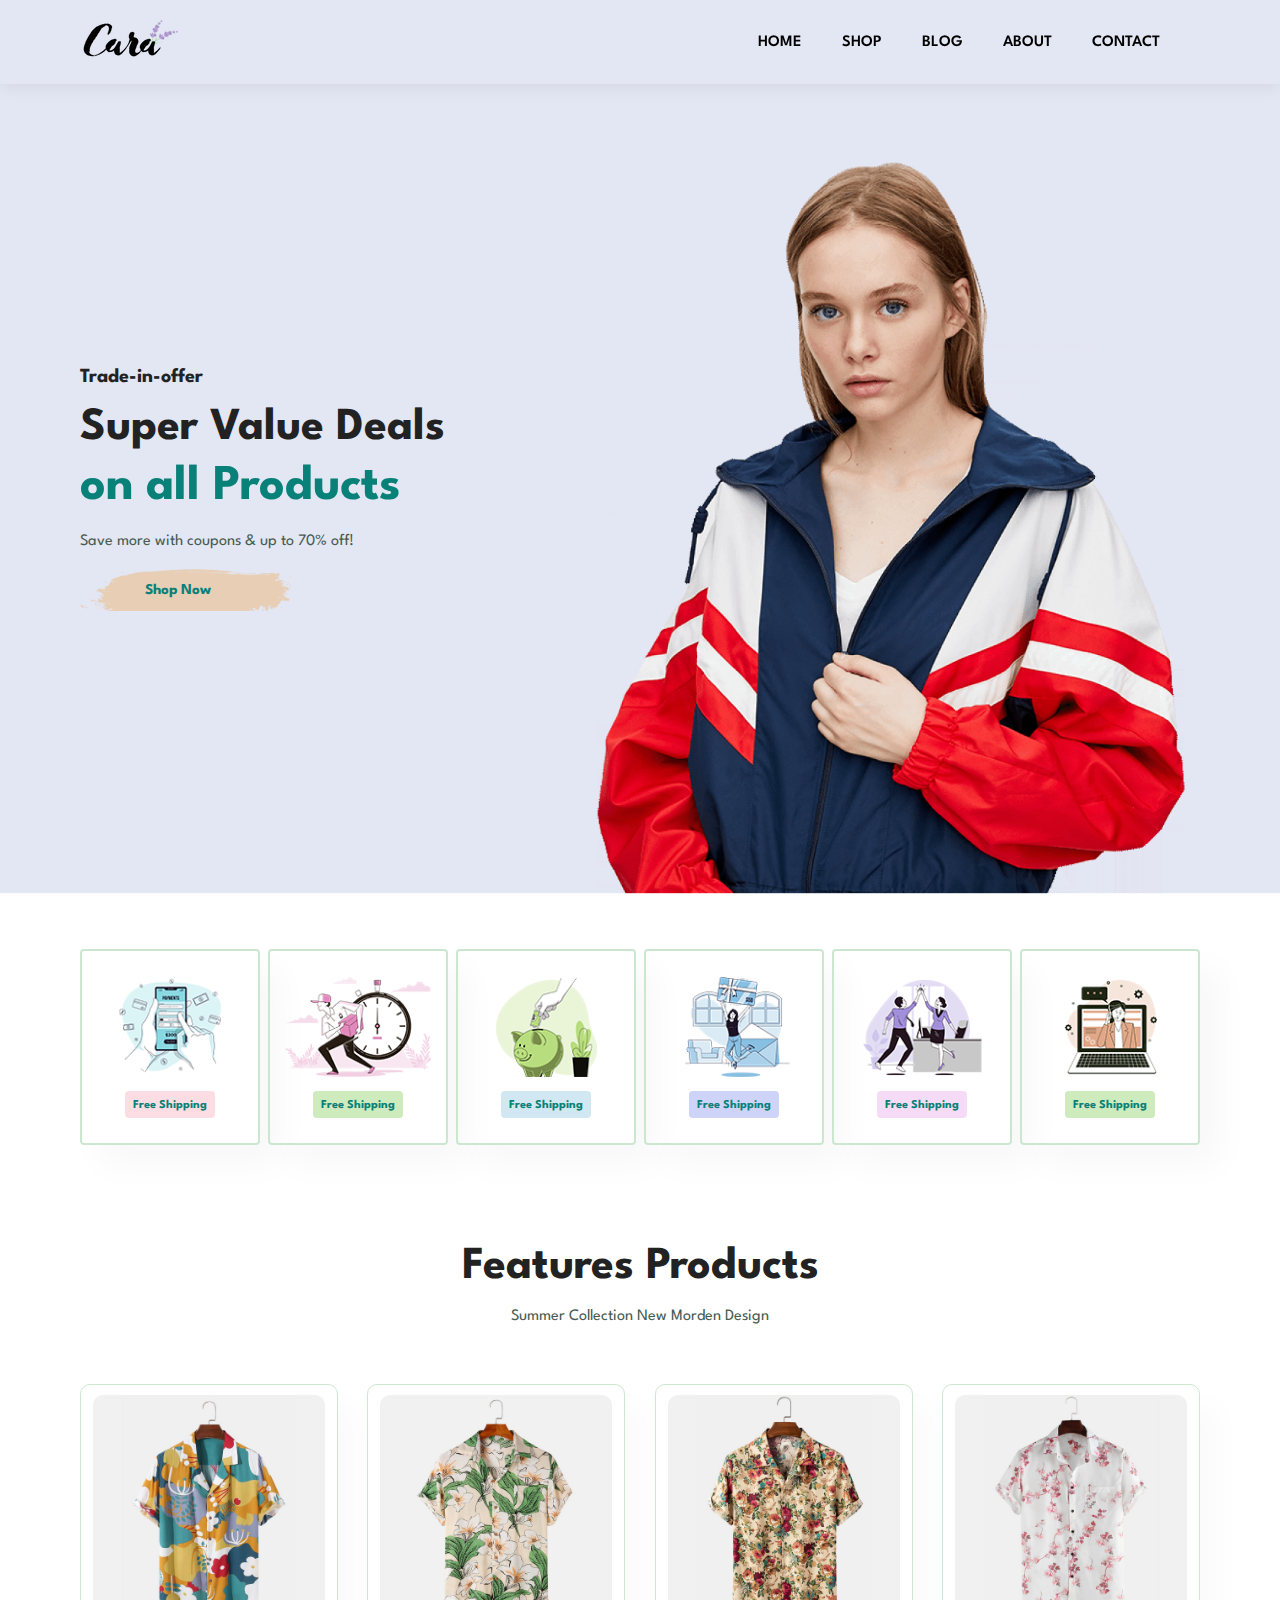
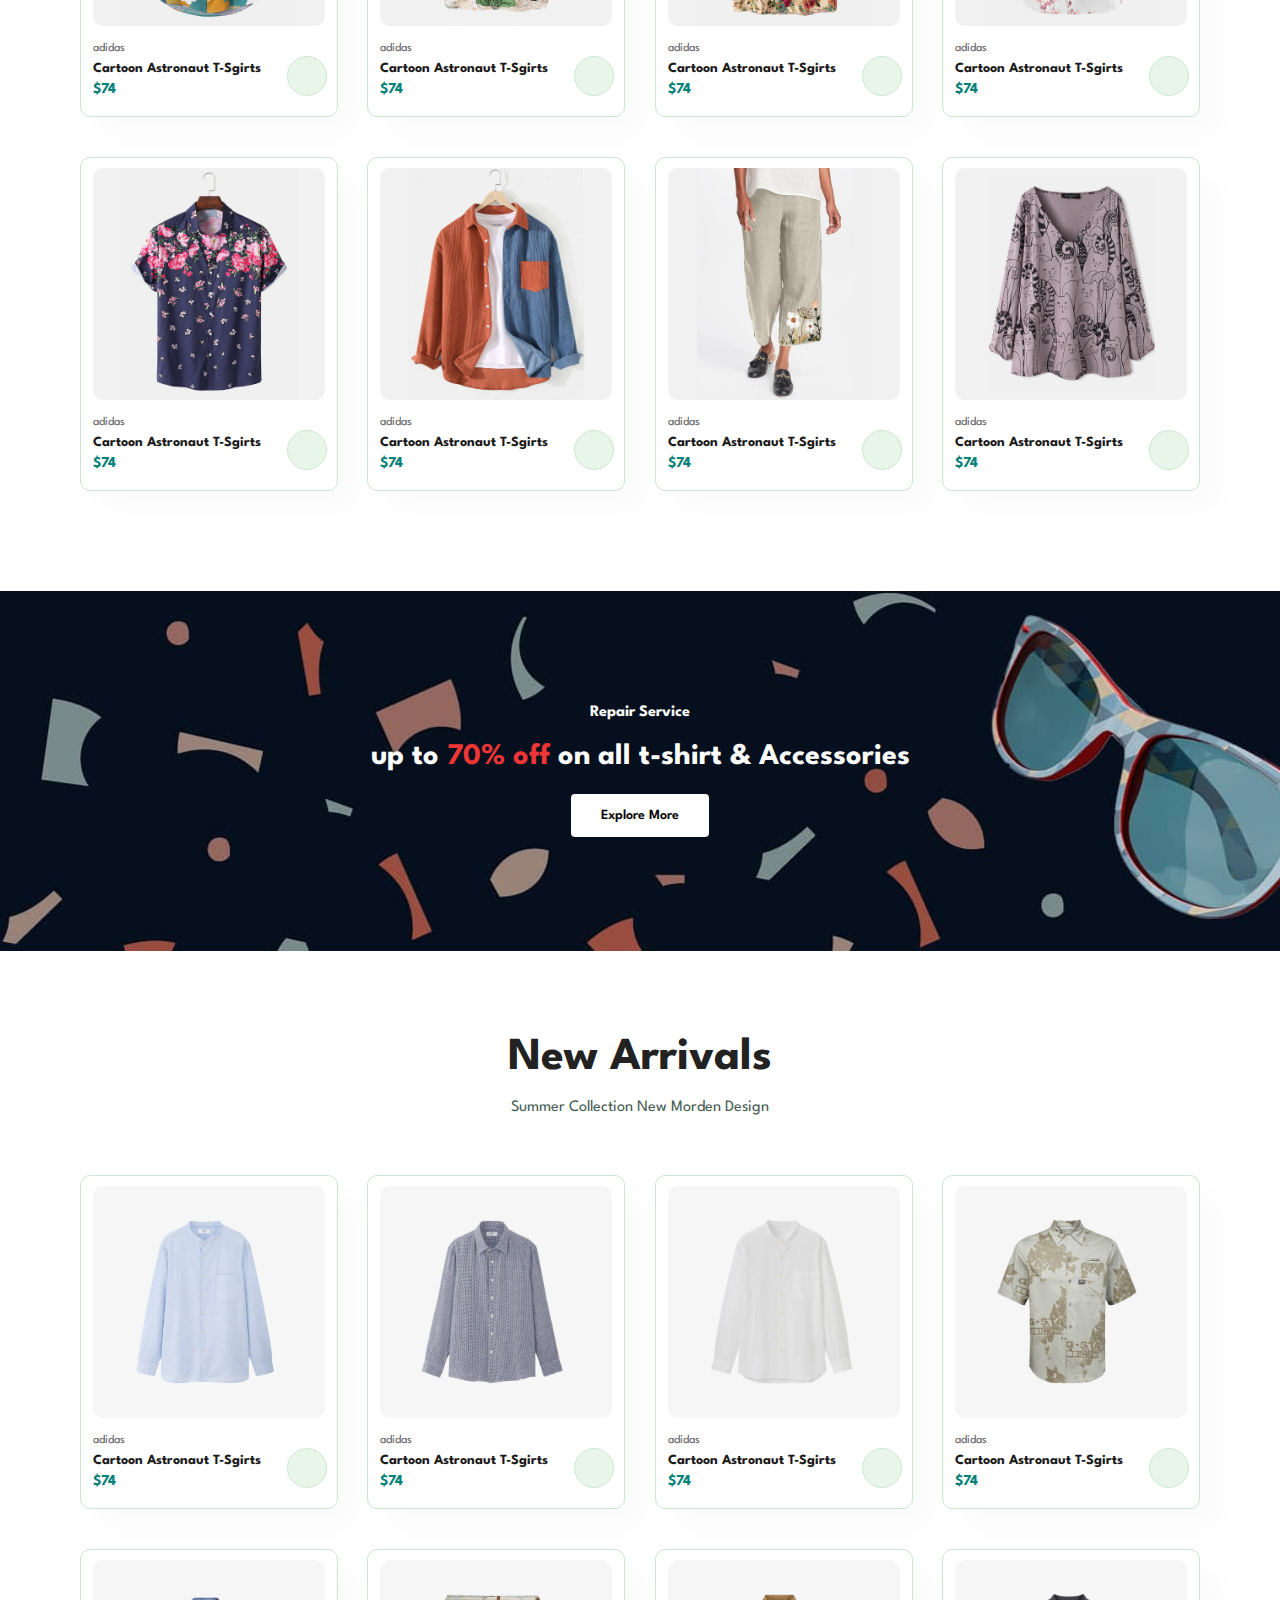
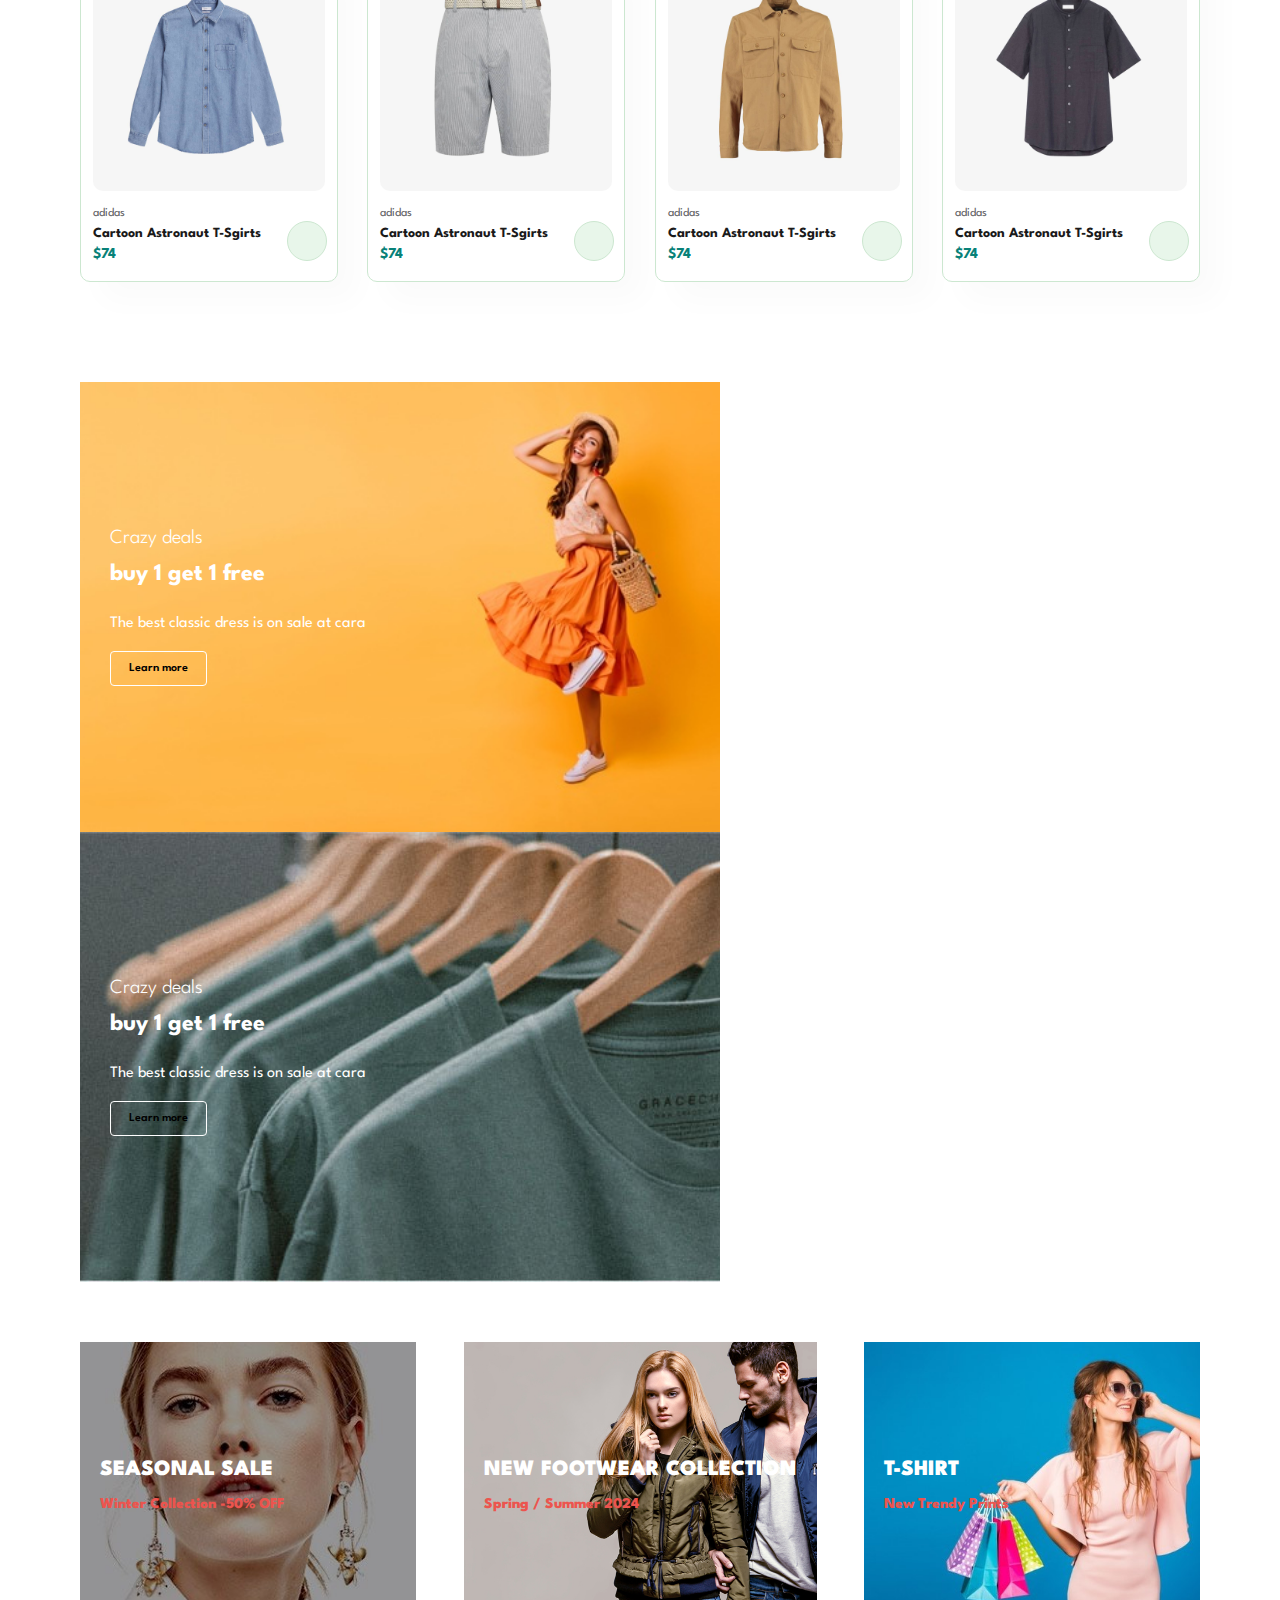
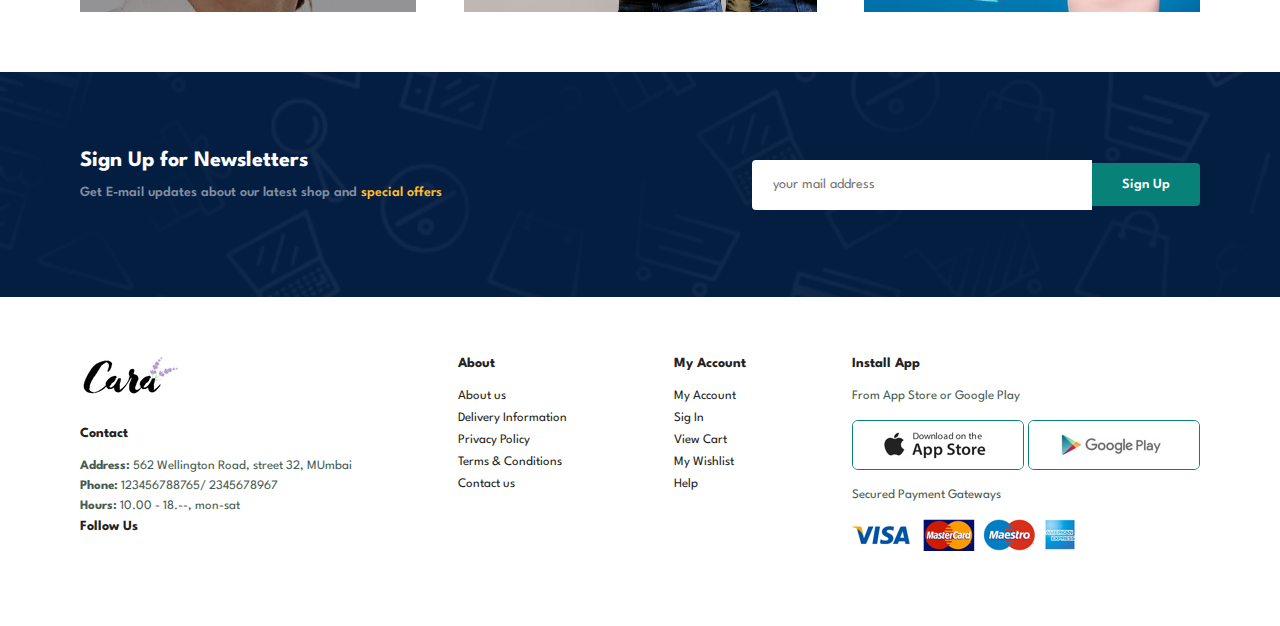
<file: Website-project/index.html>
<!DOCTYPE html>
<html lang="en">
  <head>
    <meta charset="UTF-8" />
    <meta name="viewport" content="width=device-width, initial-scale=1.0" />
    <title>Ecommerce Website</title>
    <link rel="stylesheet" href="./style.css" />
    <link
      rel="stylesheet"
      href="https://cdnjs.cloudflare.com/ajax/libs/font-awesome/6.5.2/css/all.min.css"
      integrity="sha512-SnH5WK+bZxgPHs44uWIX+LLJAJ9/2PkPKZ5QiAj6Ta86w+fsb2TkcmfRyVX3pBnMFcV7oQPJkl9QevSCWr3W6A=="
      crossorigin="anonymous"
      referrerpolicy="no-referrer"
    />
  </head>
  <body>
    <section id="header">
      <a href="#"><img src="./img/logo.png" alt="" /></a>
      <div>
        <ul id="navbar">
          <li><a class="active" href="index.html">Home</a></li>
          <li><a href="shop.html">Shop</a></li>
          <li><a href="blog.html">Blog</a></li>
          <li><a href="about.html">About</a></li>
          <li><a href="contact.html">Contact</a></li>
          <li id="sm-screen">
            <a href="cart.html"><i class="fa-solid fa-bag-shopping"></i></a>
          </li>
          <a href="#" id="close"><i class="fa-solid fa-xmark"></i></a>
        </ul>
      </div>
      <div id="mobile">
        <a href="cart.html"><i class="fa-solid fa-bag-shopping"></i></a>
        <i id="bar" class="fas fa-outdent"></i>
      </div>
    </section>
    <!-- start hero section  -->
    <section id="hero">
      <h4>Trade-in-offer</h4>
      <h2>Super Value Deals</h2>
      <h1>on all Products</h1>
      <p>Save more with coupons & up to 70% off!</p>
      <button>Shop Now</button>
    </section>
    <!-- end hero section  -->
    <!-- start features section  -->
    <section id="features" class="section-p1">
      <div class="fe-box">
        <img src="img/features/f1.png" alt="image1" />
        <h6>Free Shipping</h6>
      </div>
      <div class="fe-box">
        <img src="img/features/f2.png" alt="image1" />
        <h6>Free Shipping</h6>
      </div>
      <div class="fe-box">
        <img src="img/features/f3.png" alt="image1" />
        <h6>Free Shipping</h6>
      </div>
      <div class="fe-box">
        <img src="img/features/f4.png" alt="image1" />
        <h6>Free Shipping</h6>
      </div>
      <div class="fe-box">
        <img src="img/features/f5.png" alt="image1" />
        <h6>Free Shipping</h6>
      </div>
      <div class="fe-box">
        <img src="img/features/f6.png" alt="image1" />
        <h6>Free Shipping</h6>
      </div>
    </section>
    <!-- end features section  -->
    <!-- product section start  -->
    <section id="products" class="section-m1">
      <h2>Features Products</h2>
      <p>Summer Collection New Morden Design</p>
      <div class="pro-container">
        <div class="pro">
          <img src="./img/products/f1.jpg" alt="t-shirt1" />
          <div class="des">
            <span>adidas</span>
            <h5>Cartoon Astronaut T-Sgirts</h5>
            <div class="star">
              <i class="fa-solid fa-star"></i>
              <i class="fa-solid fa-star"></i>
              <i class="fa-solid fa-star"></i>
              <i class="fa-solid fa-star"></i>
              <i class="fa-solid fa-star"></i>
            </div>
            <h4>$74</h4>
          </div>
          <a href="#"><i class="fa-solid fa-cart-shopping card"></i></a>
        </div>
        <div class="pro">
          <img src="./img/products/f2.jpg" alt="t-shirt1" />
          <div class="des">
            <span>adidas</span>
            <h5>Cartoon Astronaut T-Sgirts</h5>
            <div class="star">
              <i class="fa-solid fa-star"></i>
              <i class="fa-solid fa-star"></i>
              <i class="fa-solid fa-star"></i>
              <i class="fa-solid fa-star"></i>
              <i class="fa-solid fa-star"></i>
            </div>
            <h4>$74</h4>
          </div>
          <a href="#"><i class="fa-solid fa-cart-shopping card"></i></a>
        </div>
        <div class="pro">
          <img src="./img/products/f3.jpg" alt="t-shirt1" />
          <div class="des">
            <span>adidas</span>
            <h5>Cartoon Astronaut T-Sgirts</h5>
            <div class="star">
              <i class="fa-solid fa-star"></i>
              <i class="fa-solid fa-star"></i>
              <i class="fa-solid fa-star"></i>
              <i class="fa-solid fa-star"></i>
              <i class="fa-solid fa-star"></i>
            </div>
            <h4>$74</h4>
          </div>
          <a href="#"><i class="fa-solid fa-cart-shopping card"></i></a>
        </div>
        <div class="pro">
          <img src="./img/products/f4.jpg" alt="t-shirt1" />
          <div class="des">
            <span>adidas</span>
            <h5>Cartoon Astronaut T-Sgirts</h5>
            <div class="star">
              <i class="fa-solid fa-star"></i>
              <i class="fa-solid fa-star"></i>
              <i class="fa-solid fa-star"></i>
              <i class="fa-solid fa-star"></i>
              <i class="fa-solid fa-star"></i>
            </div>
            <h4>$74</h4>
          </div>
          <a href="#"><i class="fa-solid fa-cart-shopping card"></i></a>
        </div>
        <div class="pro">
          <img src="./img/products/f5.jpg" alt="t-shirt1" />
          <div class="des">
            <span>adidas</span>
            <h5>Cartoon Astronaut T-Sgirts</h5>
            <div class="star">
              <i class="fa-solid fa-star"></i>
              <i class="fa-solid fa-star"></i>
              <i class="fa-solid fa-star"></i>
              <i class="fa-solid fa-star"></i>
              <i class="fa-solid fa-star"></i>
            </div>
            <h4>$74</h4>
          </div>
          <a href="#"><i class="fa-solid fa-cart-shopping card"></i></a>
        </div>
        <div class="pro">
          <img src="./img/products/f6.jpg" alt="t-shirt1" />
          <div class="des">
            <span>adidas</span>
            <h5>Cartoon Astronaut T-Sgirts</h5>
            <div class="star">
              <i class="fa-solid fa-star"></i>
              <i class="fa-solid fa-star"></i>
              <i class="fa-solid fa-star"></i>
              <i class="fa-solid fa-star"></i>
              <i class="fa-solid fa-star"></i>
            </div>
            <h4>$74</h4>
          </div>
          <a href="#"><i class="fa-solid fa-cart-shopping card"></i></a>
        </div>
        <div class="pro">
          <img src="./img/products/f7.jpg" alt="t-shirt1" />
          <div class="des">
            <span>adidas</span>
            <h5>Cartoon Astronaut T-Sgirts</h5>
            <div class="star">
              <i class="fa-solid fa-star"></i>
              <i class="fa-solid fa-star"></i>
              <i class="fa-solid fa-star"></i>
              <i class="fa-solid fa-star"></i>
              <i class="fa-solid fa-star"></i>
            </div>
            <h4>$74</h4>
          </div>
          <a href="#"><i class="fa-solid fa-cart-shopping card"></i></a>
        </div>
        <div class="pro">
          <img src="./img/products/f8.jpg" alt="t-shirt1" />
          <div class="des">
            <span>adidas</span>
            <h5>Cartoon Astronaut T-Sgirts</h5>
            <div class="star">
              <i class="fa-solid fa-star"></i>
              <i class="fa-solid fa-star"></i>
              <i class="fa-solid fa-star"></i>
              <i class="fa-solid fa-star"></i>
              <i class="fa-solid fa-star"></i>
            </div>
            <h4>$74</h4>
          </div>
          <a href="#"><i class="fa-solid fa-cart-shopping card"></i></a>
        </div>
      </div>
    </section>
    <!-- products section end  -->
    <!-- start banner section  -->
    <section id="banner" class="section-b1">
      <h4>Repair Service</h4>
      <h2>up to <span>70% off</span> on all t-shirt & Accessories</h2>
      <button class="normal">Explore More</button>
    </section>
    <!-- end banner section  -->
    <!-- second product section start  -->
    <section id="products" class="section-m1">
      <h2>New Arrivals</h2>
      <p>Summer Collection New Morden Design</p>
      <div class="pro-container">
        <div class="pro">
          <img src="./img/products/n1.jpg" alt="t-shirt1" />
          <div class="des">
            <span>adidas</span>
            <h5>Cartoon Astronaut T-Sgirts</h5>
            <div class="star">
              <i class="fa-solid fa-star"></i>
              <i class="fa-solid fa-star"></i>
              <i class="fa-solid fa-star"></i>
              <i class="fa-solid fa-star"></i>
              <i class="fa-solid fa-star"></i>
            </div>
            <h4>$74</h4>
          </div>
          <a href="#"><i class="fa-solid fa-cart-shopping card"></i></a>
        </div>
        <div class="pro">
          <img src="./img/products/n2.jpg" alt="t-shirt1" />
          <div class="des">
            <span>adidas</span>
            <h5>Cartoon Astronaut T-Sgirts</h5>
            <div class="star">
              <i class="fa-solid fa-star"></i>
              <i class="fa-solid fa-star"></i>
              <i class="fa-solid fa-star"></i>
              <i class="fa-solid fa-star"></i>
              <i class="fa-solid fa-star"></i>
            </div>
            <h4>$74</h4>
          </div>
          <a href="#"><i class="fa-solid fa-cart-shopping card"></i></a>
        </div>
        <div class="pro">
          <img src="./img/products/n3.jpg" alt="t-shirt1" />
          <div class="des">
            <span>adidas</span>
            <h5>Cartoon Astronaut T-Sgirts</h5>
            <div class="star">
              <i class="fa-solid fa-star"></i>
              <i class="fa-solid fa-star"></i>
              <i class="fa-solid fa-star"></i>
              <i class="fa-solid fa-star"></i>
              <i class="fa-solid fa-star"></i>
            </div>
            <h4>$74</h4>
          </div>
          <a href="#"><i class="fa-solid fa-cart-shopping card"></i></a>
        </div>
        <div class="pro">
          <img src="./img/products/n4.jpg" alt="t-shirt1" />
          <div class="des">
            <span>adidas</span>
            <h5>Cartoon Astronaut T-Sgirts</h5>
            <div class="star">
              <i class="fa-solid fa-star"></i>
              <i class="fa-solid fa-star"></i>
              <i class="fa-solid fa-star"></i>
              <i class="fa-solid fa-star"></i>
              <i class="fa-solid fa-star"></i>
            </div>
            <h4>$74</h4>
          </div>
          <a href="#"><i class="fa-solid fa-cart-shopping card"></i></a>
        </div>
        <div class="pro">
          <img src="./img/products/n5.jpg" alt="t-shirt1" />
          <div class="des">
            <span>adidas</span>
            <h5>Cartoon Astronaut T-Sgirts</h5>
            <div class="star">
              <i class="fa-solid fa-star"></i>
              <i class="fa-solid fa-star"></i>
              <i class="fa-solid fa-star"></i>
              <i class="fa-solid fa-star"></i>
              <i class="fa-solid fa-star"></i>
            </div>
            <h4>$74</h4>
          </div>
          <a href="#"><i class="fa-solid fa-cart-shopping card"></i></a>
        </div>
        <div class="pro">
          <img src="./img/products/n6.jpg" alt="t-shirt1" />
          <div class="des">
            <span>adidas</span>
            <h5>Cartoon Astronaut T-Sgirts</h5>
            <div class="star">
              <i class="fa-solid fa-star"></i>
              <i class="fa-solid fa-star"></i>
              <i class="fa-solid fa-star"></i>
              <i class="fa-solid fa-star"></i>
              <i class="fa-solid fa-star"></i>
            </div>
            <h4>$74</h4>
          </div>
          <a href="#"><i class="fa-solid fa-cart-shopping card"></i></a>
        </div>
        <div class="pro">
          <img src="./img/products/n7.jpg" alt="t-shirt1" />
          <div class="des">
            <span>adidas</span>
            <h5>Cartoon Astronaut T-Sgirts</h5>
            <div class="star">
              <i class="fa-solid fa-star"></i>
              <i class="fa-solid fa-star"></i>
              <i class="fa-solid fa-star"></i>
              <i class="fa-solid fa-star"></i>
              <i class="fa-solid fa-star"></i>
            </div>
            <h4>$74</h4>
          </div>
          <a href="#"><i class="fa-solid fa-cart-shopping card"></i></a>
        </div>
        <div class="pro">
          <img src="./img/products/n8.jpg" alt="t-shirt1" />
          <div class="des">
            <span>adidas</span>
            <h5>Cartoon Astronaut T-Sgirts</h5>
            <div class="star">
              <i class="fa-solid fa-star"></i>
              <i class="fa-solid fa-star"></i>
              <i class="fa-solid fa-star"></i>
              <i class="fa-solid fa-star"></i>
              <i class="fa-solid fa-star"></i>
            </div>
            <h4>$74</h4>
          </div>
          <a href="#"><i class="fa-solid fa-cart-shopping card"></i></a>
        </div>
      </div>
    </section>
    <!-- second product section end  -->
    <!-- start banner 2  -->
    <section id="sm-banner" class="section-m1">
      <div class="box-banner">
        <h4>Crazy deals</h4>
        <h2>buy 1 get 1 free</h2>
        <span>The best classic dress is on sale at cara</span>
        <button class="white">Learn more</button>
      </div>
      <div class="box-banner box-banner2">
        <h4>Crazy deals</h4>
        <h2>buy 1 get 1 free</h2>
        <span>The best classic dress is on sale at cara</span>
        <button class="white">Learn more</button>
      </div>
    </section>
    <!-- end banner 2 -->
    <!-- start banner 3 -->
    <section id="banner-3" class="section-b3">
      <div class="box-banner">
        <h2>SEASONAL SALE</h2>
        <h3>Winter Collection -50% OFF</h3>
      </div>
      <div class="box-banner banner-box2">
        <h2>NEW FOOTWEAR COLLECTION</h2>
        <h3>Spring / Summer 2024</h3>
      </div>
      <div class="box-banner banner-box3">
        <h2>T-SHIRT</h2>
        <h3>New Trendy Prints</h3>
      </div>
    </section>
    <!-- end banner 3  -->
    <!-- start newsletters section  -->
    <section id="newletter" class="sec-newletter">
      <div class="newtext">
        <h4>Sign Up for Newsletters</h4>
        <p>
          Get E-mail updates about our latest shop and
          <span>special offers</span>
        </p>
      </div>
      <div class="form">
        <input type="text" placeholder="your mail address" />
        <button class="normal">Sign Up</button>
      </div>
    </section>
    <!-- end newsletters section  -->
    <!-- start footer section  -->
    <footer class="section-p1">
      <div class="col">
        <img class="logo" src="./img/logo.png" alt="logo2" />
        <h4>Contact</h4>
        <p><strong>Address: </strong>562 Wellington Road, street 32, MUmbai</p>
        <p><strong>Phone: </strong>123456788765/ 2345678967</p>
        <p><strong>Hours: </strong>10.00 - 18.--, mon-sat</p>
        <div class="follow">
          <h4>Follow Us</h4>
          <div class="icon">
            <i class="fa-brands fa-facebook"></i>
            <i class="fa-brands fa-instagram"></i>
            <i class="fa-brands fa-twitter"></i>
            <i class="fa-brands fa-youtube"></i>
            <i class="fa-brands fa-pinterest"></i>
          </div>
        </div>
      </div>
      <div class="col">
        <h4>About</h4>
        <a href="#">About us</a>
        <a href="#">Delivery Information</a>
        <a href="#">Privacy Policy</a>
        <a href="#">Terms & Conditions</a>
        <a href="#">Contact us</a>
      </div>
      <div class="col">
        <h4>My Account</h4>
        <a href="#">My Account</a>
        <a href="#">Sig In</a>
        <a href="#">View Cart</a>
        <a href="#">My Wishlist</a>
        <a href="#">Help</a>
      </div>
      <div class="col install">
        <h4>Install App</h4>
        <p>From App Store or Google Play</p>
        <div class="row">
          <img src="./img/pay/app.jpg" alt="" />
          <img src="./img/pay/play.jpg" alt="" />
        </div>
        <p>Secured Payment Gateways</p>
        <img src="./img/pay/pay.png" alt="" />
      </div>
    </footer>
    <!-- end footer section  -->

    <script src="./script.js"></script>
  </body>
</html>
</file>
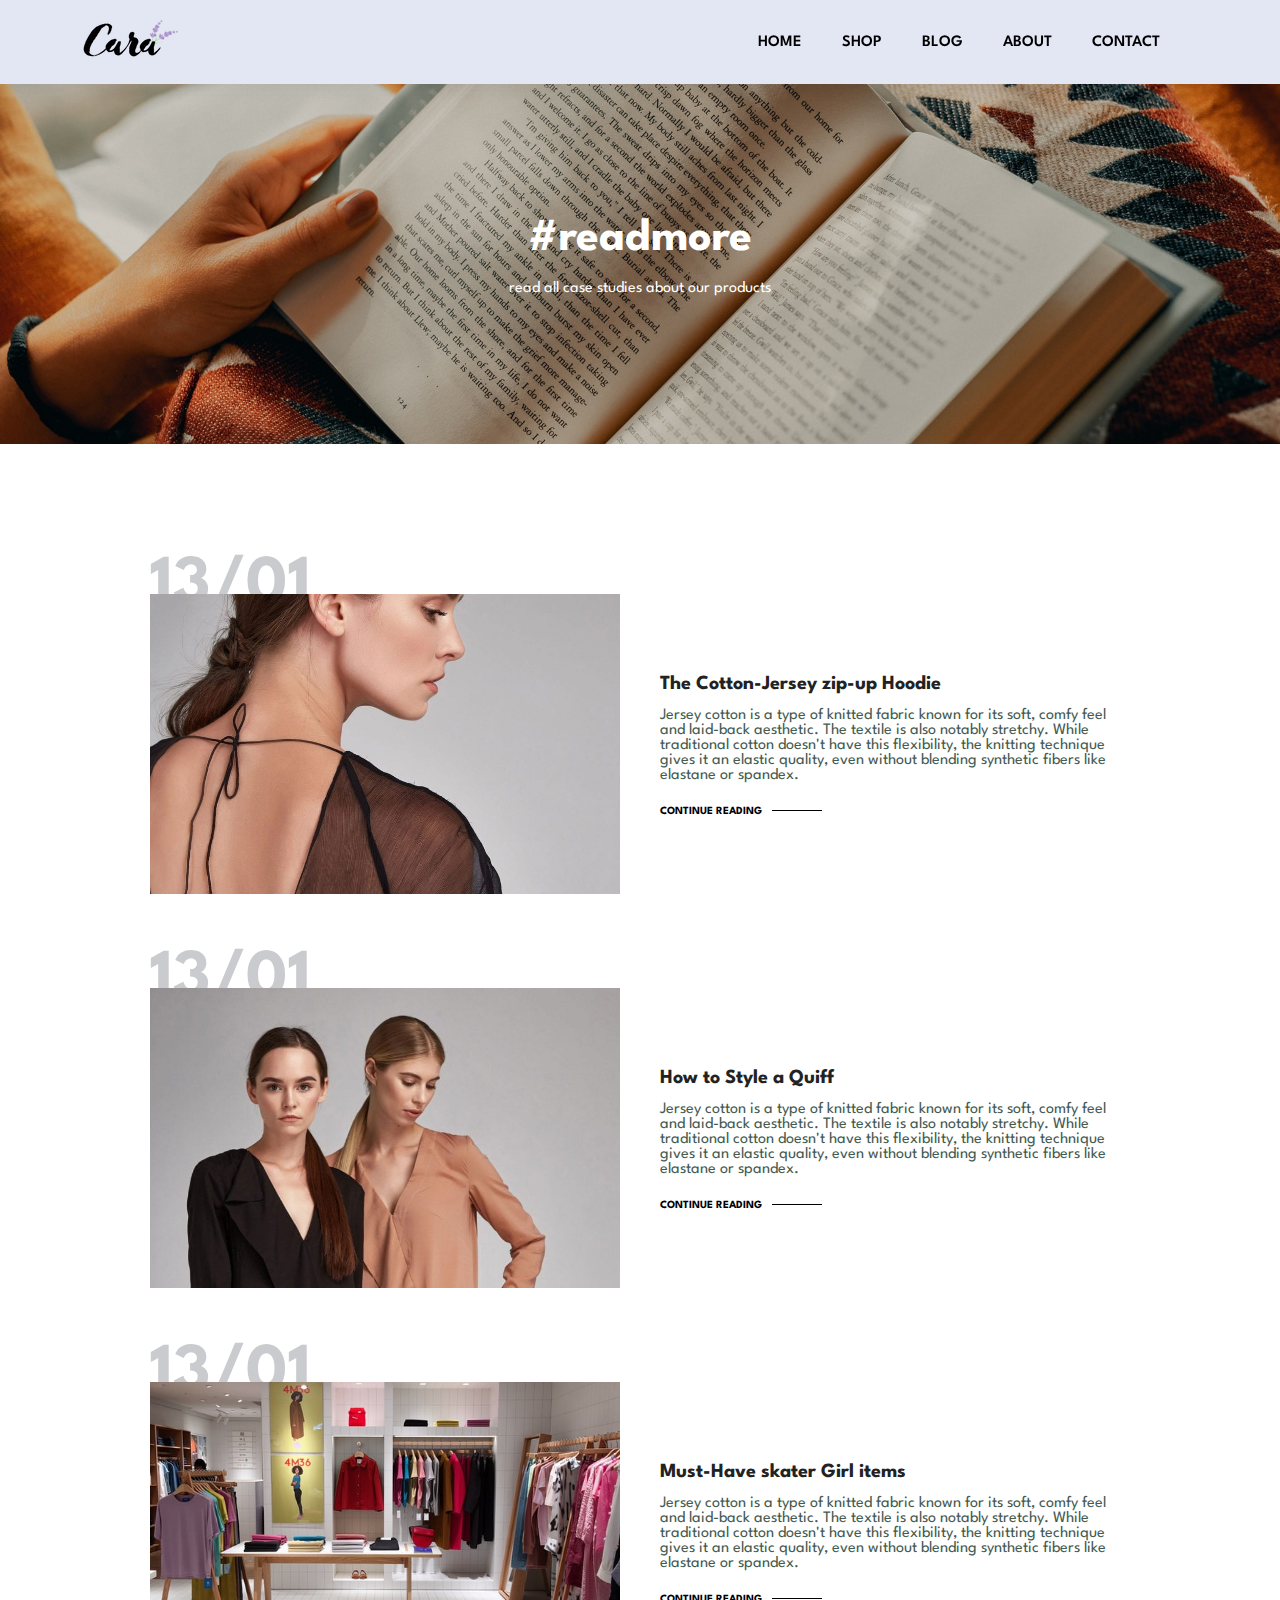
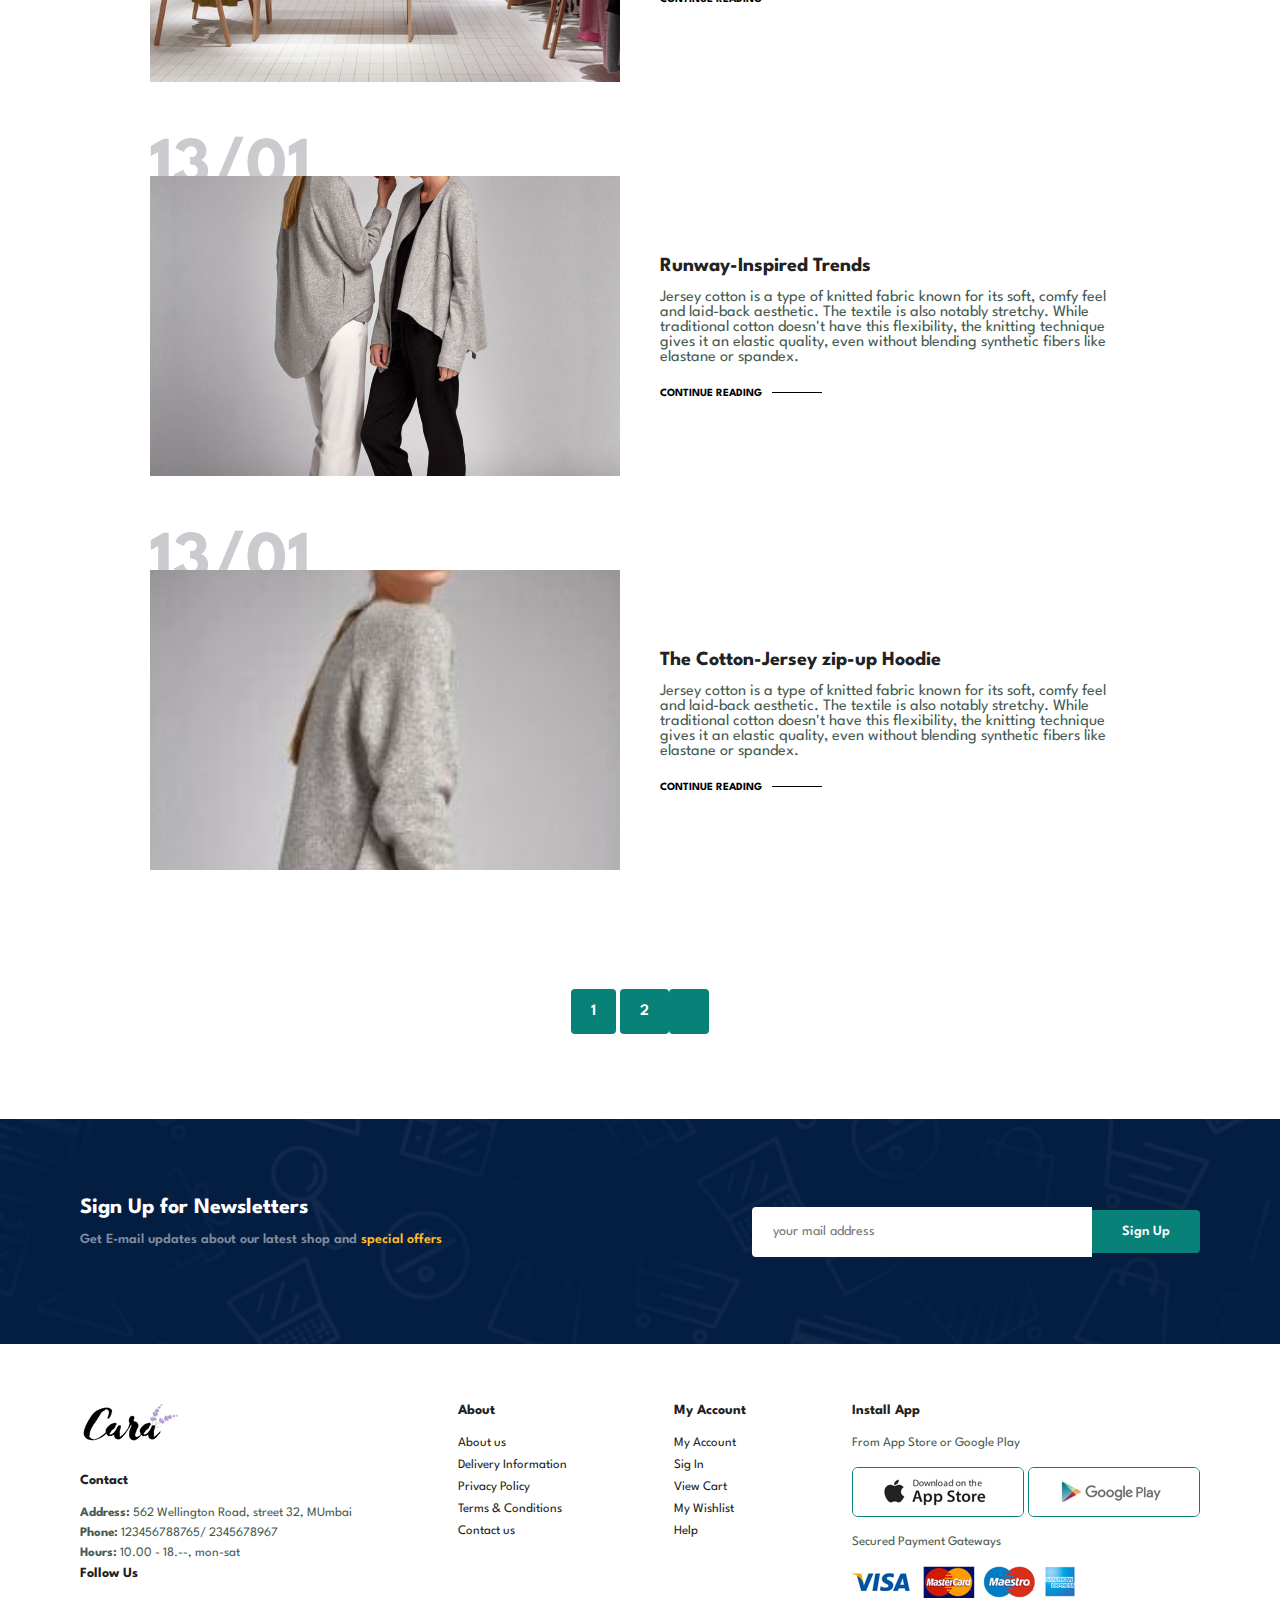
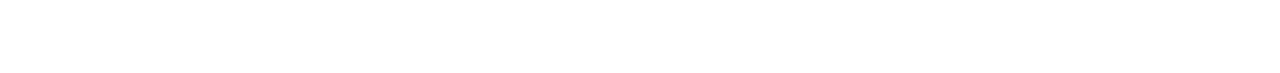
<file: Website-project/blog.html>
<!DOCTYPE html>
<html lang="en">
  <head>
    <meta charset="UTF-8" />
    <meta name="viewport" content="width=device-width, initial-scale=1.0" />
    <title>Ecommerce Website</title>
    <link rel="stylesheet" href="./style.css" />
    <link
      rel="stylesheet"
      href="https://cdnjs.cloudflare.com/ajax/libs/font-awesome/6.5.2/css/all.min.css"
      integrity="sha512-SnH5WK+bZxgPHs44uWIX+LLJAJ9/2PkPKZ5QiAj6Ta86w+fsb2TkcmfRyVX3pBnMFcV7oQPJkl9QevSCWr3W6A=="
      crossorigin="anonymous"
      referrerpolicy="no-referrer"
    />
  </head>
  <body>
    <section id="header">
      <a href="#"><img src="./img/logo.png" alt="" /></a>
      <div>
        <ul id="navbar">
          <li><a href="index.html">Home</a></li>
          <li><a class="active" href="shop.html">Shop</a></li>
          <li><a href="blog.html">Blog</a></li>
          <li><a href="about.html">About</a></li>
          <li><a href="contact.html">Contact</a></li>
          <li id="sm-screen">
            <a href="cart.html"><i class="fa-solid fa-bag-shopping"></i></a>
          </li>
          <a href="#" id="close"><i class="fa-solid fa-xmark"></i></a>
        </ul>
      </div>
      <div id="mobile">
        <a href="cart.html"><i class="fa-solid fa-bag-shopping"></i></a>
        <i id="bar" class="fas fa-outdent"></i>
      </div>
    </section>
    <!-- start hero section  -->
    <section id="page-header" class="blog-header">
      <h2>#readmore</h2>
      <p>read all case studies about our products</p>
    </section>
    <!-- end hero section  -->
    <!-- start blog section  -->
    <section id="blog">
        <div class="blog-box">
            <div class="blog-imag">
                <img src="./img/blog/b1.jpg" alt="">
            </div>
            <div class="blog-details">
                <h4>The Cotton-Jersey zip-up Hoodie</h4>
                <p>Jersey cotton is a type of knitted fabric known for its soft, comfy feel and laid-back aesthetic. The textile is also notably stretchy. While traditional cotton doesn't have this flexibility, the knitting technique gives it an elastic quality, even without blending synthetic fibers like elastane or spandex.</p>
                <a href="#">CONTINUE READING</a>
            </div>
            <h1>13/01</h1>
        </div>
        <div class="blog-box">
            <div class="blog-imag">
                <img src="./img/blog/b2.jpg" alt="">
            </div>
            <div class="blog-details">
                <h4>How to Style a Quiff</h4>
                <p>Jersey cotton is a type of knitted fabric known for its soft, comfy feel and laid-back aesthetic. The textile is also notably stretchy. While traditional cotton doesn't have this flexibility, the knitting technique gives it an elastic quality, even without blending synthetic fibers like elastane or spandex.</p>
                <a href="#">CONTINUE READING</a>
            </div>
            <h1>13/01</h1>
        </div>
        <div class="blog-box">
            <div class="blog-imag">
                <img src="./img/blog/b3.jpg" alt="">
            </div>
            <div class="blog-details">
                <h4>Must-Have skater Girl items</h4>
                <p>Jersey cotton is a type of knitted fabric known for its soft, comfy feel and laid-back aesthetic. The textile is also notably stretchy. While traditional cotton doesn't have this flexibility, the knitting technique gives it an elastic quality, even without blending synthetic fibers like elastane or spandex.</p>
                <a href="#">CONTINUE READING</a>
            </div>
            <h1>13/01</h1>
        </div>
        <div class="blog-box">
            <div class="blog-imag">
                <img src="./img/blog/b4.jpg" alt="">
            </div>
            <div class="blog-details">
                <h4>Runway-Inspired Trends</h4>
                <p>Jersey cotton is a type of knitted fabric known for its soft, comfy feel and laid-back aesthetic. The textile is also notably stretchy. While traditional cotton doesn't have this flexibility, the knitting technique gives it an elastic quality, even without blending synthetic fibers like elastane or spandex.</p>
                <a href="#">CONTINUE READING</a>
            </div>
            <h1>13/01</h1>
        </div>
        <div class="blog-box">
            <div class="blog-imag">
                <img src="./img/blog/b5.jpg" alt="">
            </div>
            <div class="blog-details">
                <h4>The Cotton-Jersey zip-up Hoodie</h4>
                <p>Jersey cotton is a type of knitted fabric known for its soft, comfy feel and laid-back aesthetic. The textile is also notably stretchy. While traditional cotton doesn't have this flexibility, the knitting technique gives it an elastic quality, even without blending synthetic fibers like elastane or spandex.</p>
                <a href="#">CONTINUE READING</a>
            </div>
            <h1>13/01</h1>
        </div>
    </section>

    <!-- end blog section  -->
    <!-- start pagination section  -->
    <section id="pagination" class="section-p1">
        <a href="#">1</a>
        <a href="#">2</a>
        <a href="#"><i class="fa-solid fa-right-long"></i></a>

    </section>

    <!-- end pagination section  -->
    <!-- start newsletters section  -->
    <section id="newletter" class="sec-newletter">
      <div class="newtext">
        <h4>Sign Up for Newsletters</h4>
        <p>
          Get E-mail updates about our latest shop and
          <span>special offers</span>
        </p>
      </div>
      <div class="form">
        <input type="text" placeholder="your mail address" />
        <button class="normal">Sign Up</button>
      </div>
    </section>
    <!-- end newsletters section  -->
    <!-- start footer section  -->
    <footer class="section-p1">
      <div class="col">
        <img class="logo" src="./img/logo.png" alt="logo2" />
        <h4>Contact</h4>
        <p><strong>Address: </strong>562 Wellington Road, street 32, MUmbai</p>
        <p><strong>Phone: </strong>123456788765/ 2345678967</p>
        <p><strong>Hours: </strong>10.00 - 18.--, mon-sat</p>
        <div class="follow">
          <h4>Follow Us</h4>
          <div class="icon">
            <i class="fa-brands fa-facebook"></i>
            <i class="fa-brands fa-instagram"></i>
            <i class="fa-brands fa-twitter"></i>
            <i class="fa-brands fa-youtube"></i>
            <i class="fa-brands fa-pinterest"></i>
          </div>
        </div>
      </div>
      <div class="col">
        <h4>About</h4>
        <a href="#">About us</a>
        <a href="#">Delivery Information</a>
        <a href="#">Privacy Policy</a>
        <a href="#">Terms & Conditions</a>
        <a href="#">Contact us</a>
      </div>
      <div class="col">
        <h4>My Account</h4>
        <a href="#">My Account</a>
        <a href="#">Sig In</a>
        <a href="#">View Cart</a>
        <a href="#">My Wishlist</a>
        <a href="#">Help</a>
      </div>
      <div class="col install">
        <h4>Install App</h4>
        <p>From App Store or Google Play</p>
        <div class="row">
          <img src="./img/pay/app.jpg" alt="" />
          <img src="./img/pay/play.jpg" alt="" />
        </div>
        <p>Secured Payment Gateways</p>
        <img src="./img/pay/pay.png" alt="" />
      </div>
    </footer>
    <!-- end footer section  -->

    <script src="./script.js"></script>
  </body>
</html>
</file>
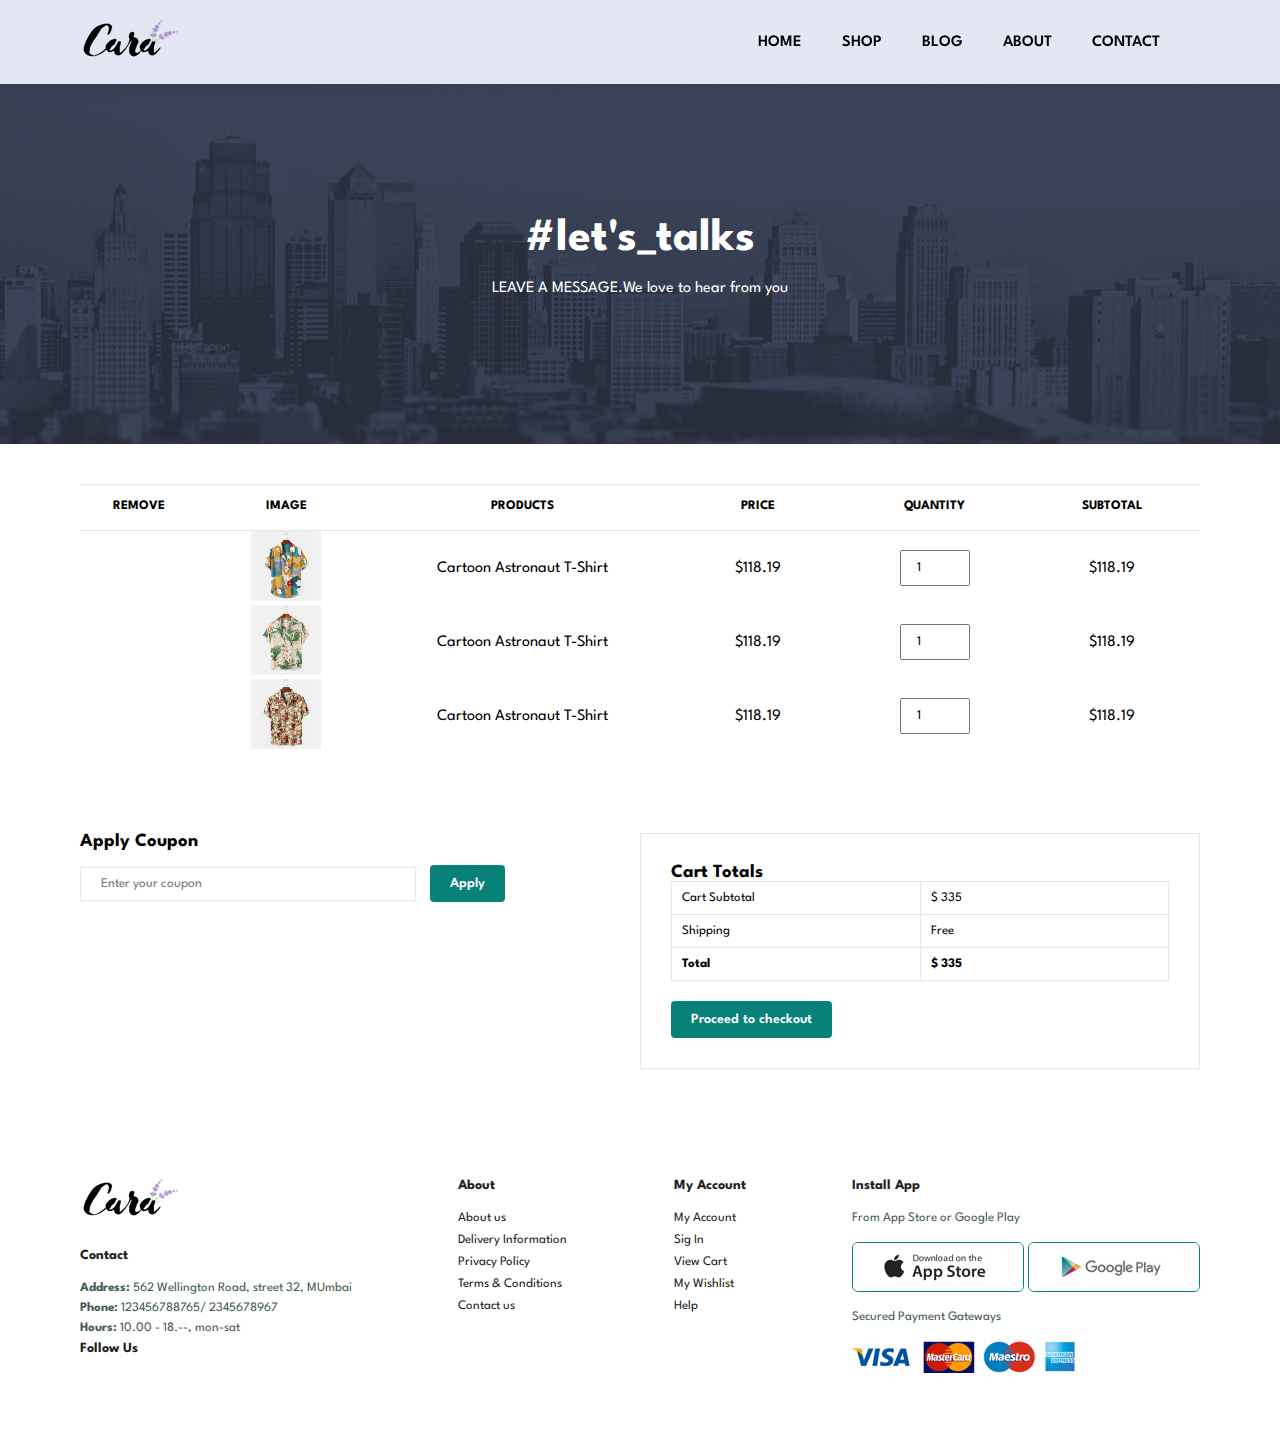
<file: Website-project/cart.html>
<!DOCTYPE html>
<html lang="en">
  <head>
    <meta charset="UTF-8" />
    <meta name="viewport" content="width=device-width, initial-scale=1.0" />
    <title>Ecommerce Website</title>
    <link rel="stylesheet" href="./style.css" />
    <link
      rel="stylesheet"
      href="https://cdnjs.cloudflare.com/ajax/libs/font-awesome/6.5.2/css/all.min.css"
      integrity="sha512-SnH5WK+bZxgPHs44uWIX+LLJAJ9/2PkPKZ5QiAj6Ta86w+fsb2TkcmfRyVX3pBnMFcV7oQPJkl9QevSCWr3W6A=="
      crossorigin="anonymous"
      referrerpolicy="no-referrer"
    />
  </head>
  <body>
    <section id="header">
      <a href="#"><img src="./img/logo.png" alt="" /></a>
      <div>
        <ul id="navbar">
          <li><a href="index.html">Home</a></li>
          <li><a class="active" href="shop.html">Shop</a></li>
          <li><a href="blog.html">Blog</a></li>
          <li><a href="about.html">About</a></li>
          <li><a href="contact.html">Contact</a></li>
          <li id="sm-screen">
            <a href="cart.html"><i class="fa-solid fa-bag-shopping"></i></a>
          </li>
          <a href="#" id="close"><i class="fa-solid fa-xmark"></i></a>
        </ul>
      </div>
      <div id="mobile">
        <a href="cart.html"><i class="fa-solid fa-bag-shopping"></i></a>
        <i id="bar" class="fas fa-outdent"></i>
      </div>
    </section>
   <!-- start hero section  -->
   <section id="page-header" class="about-header">
    <h2>#let's_talks</h2>
    <p>LEAVE A MESSAGE.We love to hear from you</p>
  </section>

  <!-- start table section  -->
  <section id="cart" class="section-p1">
    <table width="100%">
        <thead>
            <tr>
                <td>Remove</td>
                <td>Image</td>
                <td>Products</td>
                <td>Price</td>
                <td>Quantity</td>
                <td>Subtotal</td>
            </tr>
        </thead>
        <tbody>
            <tr>
                <td><a href=""><i class="fa-regular fa-circle-xmark"></i></a></td>
                <td><img src="img/products/f1.jpg" alt=""></td>
                <td>Cartoon Astronaut T-Shirt</td>
                <td>$118.19</td>
                <td><input type="number" value="1"></td>
                <td>$118.19</td>
            </tr>
            <tr>
                <td><a href=""><i class="fa-regular fa-circle-xmark"></i></a></td>
                <td><img src="img/products/f2.jpg" alt=""></td>
                <td>Cartoon Astronaut T-Shirt</td>
                <td>$118.19</td>
                <td><input type="number" value="1"></td>
                <td>$118.19</td>
            </tr>
            <tr>
                <td><a href=""><i class="fa-regular fa-circle-xmark"></i></a></td>
                <td><img src="img/products/f3.jpg" alt=""></td>
                <td>Cartoon Astronaut T-Shirt</td>
                <td>$118.19</td>
                <td><input type="number" value="1"></td>
                <td>$118.19</td>
            </tr>
        </tbody>
    </table>
  </section>
  <!-- end table section  -->
  <!-- strat cart-add section  -->
  <section id="cart-add" class="section-p1">
    <div id="coupon">
        <h3>Apply Coupon</h3>
        <div>
            <input type="text" placeholder="Enter your coupon">
            <button class="normal">Apply</button>
        </div>
    </div>
    <div id="subtotal">
        <h3>Cart Totals</h3>
        <table>
            <tr>
                <td>Cart Subtotal</td>
                <td>$ 335</td>
            </tr>
            <tr>
                <td>Shipping</td>
                <td>Free</td>
            </tr>
            <tr>
                <td><strong>Total</strong></td>
                <td><strong>$ 335</strong></td>
            </tr>
        </table>
        <button class="normal">Proceed to checkout</button>

    </div>

  </section>

  <!-- end cart-add section  -->
    <!-- start footer section  -->
    <footer class="section-p1">
      <div class="col">
        <img class="logo" src="./img/logo.png" alt="logo2" />
        <h4>Contact</h4>
        <p><strong>Address: </strong>562 Wellington Road, street 32, MUmbai</p>
        <p><strong>Phone: </strong>123456788765/ 2345678967</p>
        <p><strong>Hours: </strong>10.00 - 18.--, mon-sat</p>
        <div class="follow">
          <h4>Follow Us</h4>
          <div class="icon">
            <i class="fa-brands fa-facebook"></i>
            <i class="fa-brands fa-instagram"></i>
            <i class="fa-brands fa-twitter"></i>
            <i class="fa-brands fa-youtube"></i>
            <i class="fa-brands fa-pinterest"></i>
          </div>
        </div>
      </div>
      <div class="col">
        <h4>About</h4>
        <a href="#">About us</a>
        <a href="#">Delivery Information</a>
        <a href="#">Privacy Policy</a>
        <a href="#">Terms & Conditions</a>
        <a href="#">Contact us</a>
      </div>
      <div class="col">
        <h4>My Account</h4>
        <a href="#">My Account</a>
        <a href="#">Sig In</a>
        <a href="#">View Cart</a>
        <a href="#">My Wishlist</a>
        <a href="#">Help</a>
      </div>
      <div class="col install">
        <h4>Install App</h4>
        <p>From App Store or Google Play</p>
        <div class="row">
          <img src="./img/pay/app.jpg" alt="" />
          <img src="./img/pay/play.jpg" alt="" />
        </div>
        <p>Secured Payment Gateways</p>
        <img src="./img/pay/pay.png" alt="" />
      </div>
    </footer>
    <!-- end footer section  -->

    <script src="./script.js"></script>
  </body>
</html>
</file>
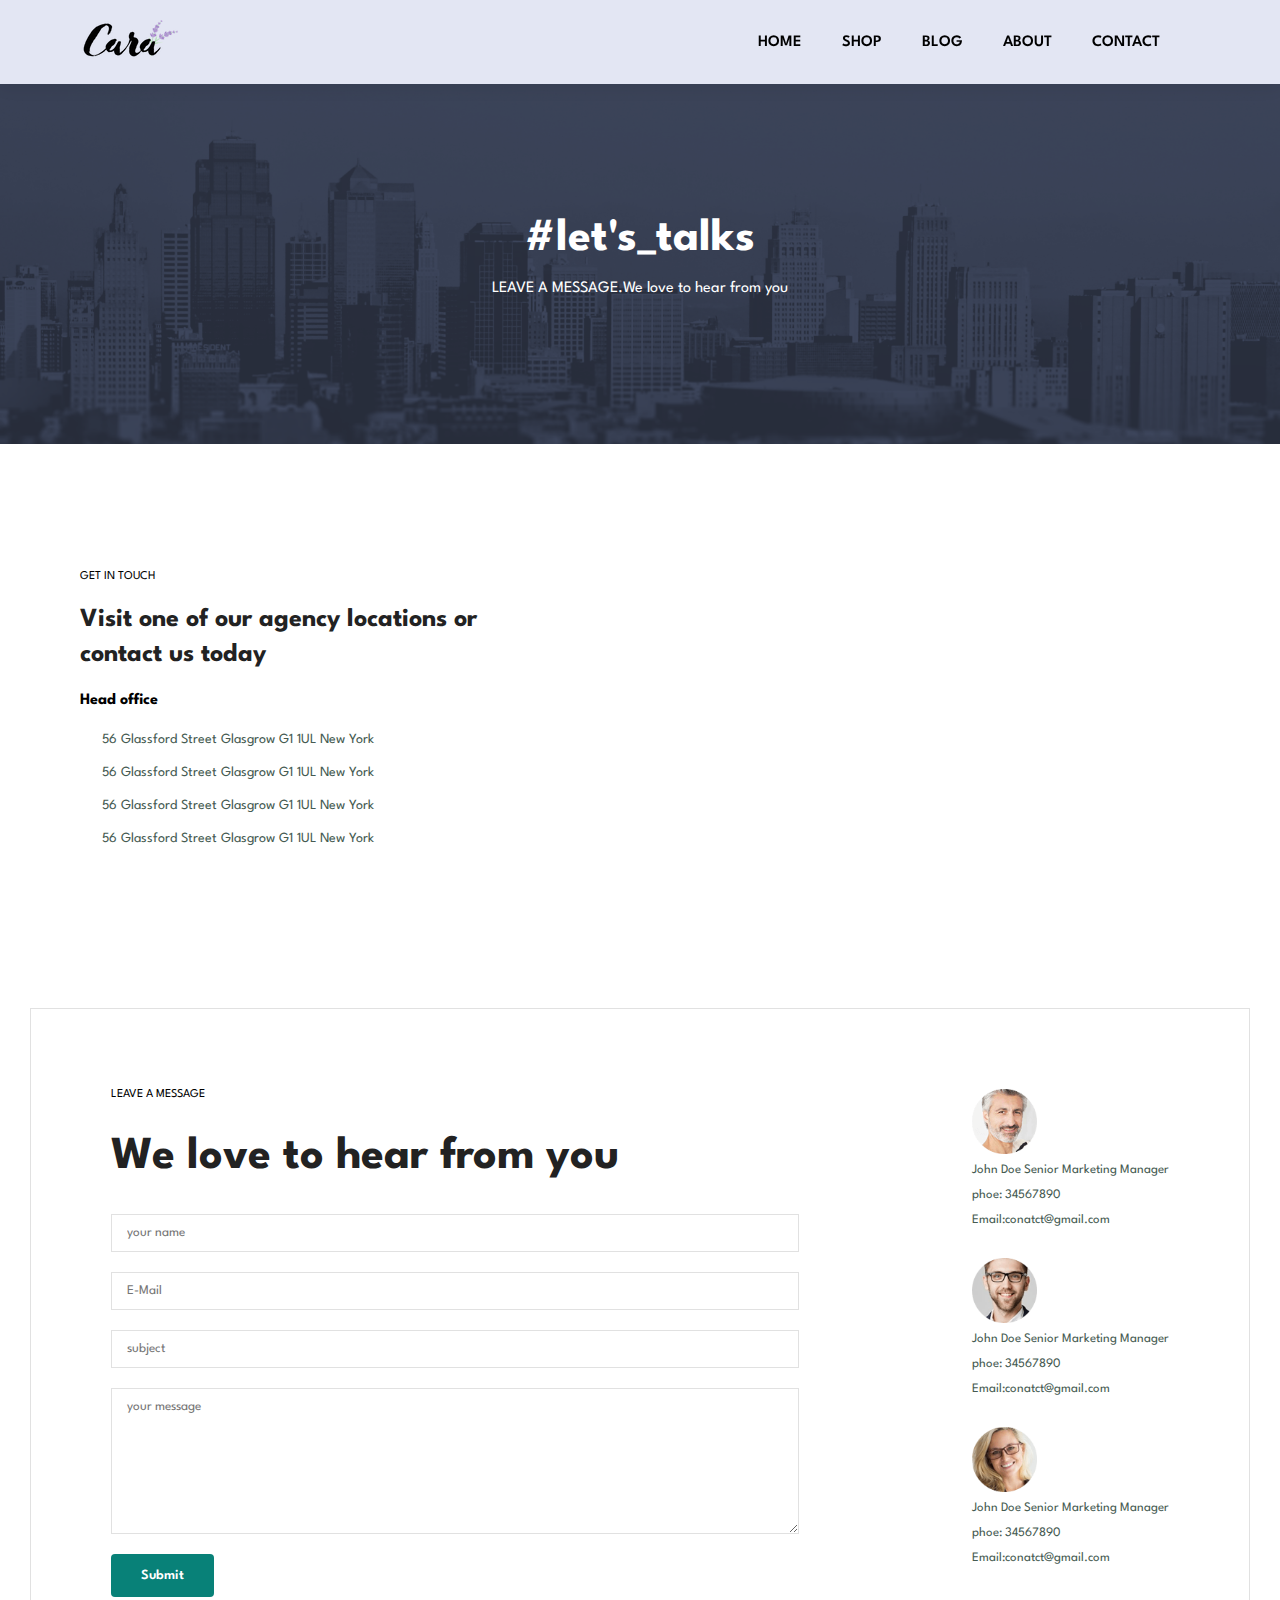
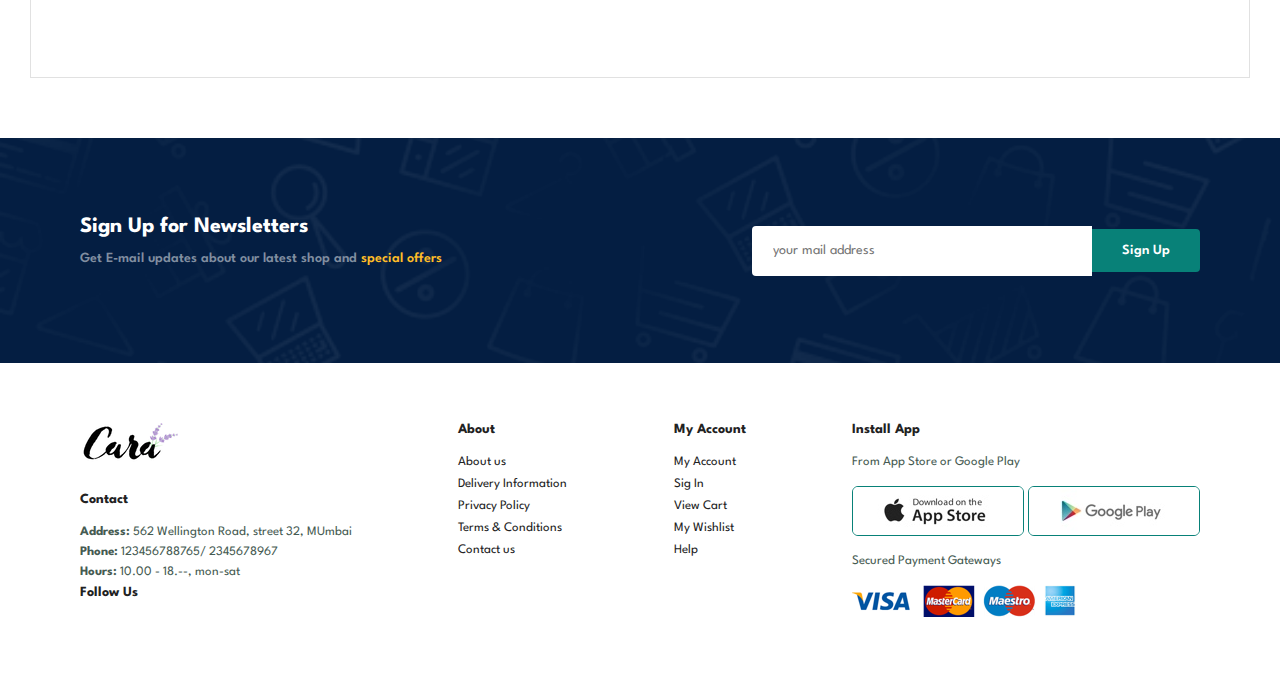
<file: Website-project/contact.html>
<!DOCTYPE html>
<html lang="en">
  <head>
    <meta charset="UTF-8" />
    <meta name="viewport" content="width=device-width, initial-scale=1.0" />
    <title>Ecommerce Website</title>
    <link rel="stylesheet" href="./style.css" />
    <link
      rel="stylesheet"
      href="https://cdnjs.cloudflare.com/ajax/libs/font-awesome/6.5.2/css/all.min.css"
      integrity="sha512-SnH5WK+bZxgPHs44uWIX+LLJAJ9/2PkPKZ5QiAj6Ta86w+fsb2TkcmfRyVX3pBnMFcV7oQPJkl9QevSCWr3W6A=="
      crossorigin="anonymous"
      referrerpolicy="no-referrer"
    />
  </head>
  <body>
    <section id="header">
      <a href="#"><img src="./img/logo.png" alt="" /></a>
      <div>
        <ul id="navbar">
          <li><a href="index.html">Home</a></li>
          <li><a class="active" href="shop.html">Shop</a></li>
          <li><a href="blog.html">Blog</a></li>
          <li><a href="about.html">About</a></li>
          <li><a href="contact.html">Contact</a></li>
          <li id="sm-screen">
            <a href="cart.html"><i class="fa-solid fa-bag-shopping"></i></a>
          </li>
          <a href="#" id="close"><i class="fa-solid fa-xmark"></i></a>
        </ul>
      </div>
      <div id="mobile">
        <a href="cart.html"><i class="fa-solid fa-bag-shopping"></i></a>
        <i id="bar" class="fas fa-outdent"></i>
      </div>
    </section>
   <!-- start hero section  -->
   <section id="page-header" class="about-header">
    <h2>#let's_talks</h2>
    <p>LEAVE A MESSAGE.We love to hear from you</p>
  </section>
  <!-- start contact section  -->
  <section id="contact-details" class="section-p1">
  <div class="details">
    <span>GET IN TOUCH</span>
    <h2>Visit one of our agency locations or contact us today</h2>
    <h3>Head office</h3>
    <div>
        <li>
            <i class="fa-regular fa-map"></i>
            <p>56 Glassford Street Glasgrow G1 1UL New York</p>
        </li>
        <li>
            <i class="fa-solid fa-envelope"></i>
            <p>56 Glassford Street Glasgrow G1 1UL New York</p>
        </li>
        <li>
            <i class="fa-solid fa-phone"></i>
            <p>56 Glassford Street Glasgrow G1 1UL New York</p>
        </li>
        <li>
            <i class="fa-solid fa-clock"></i>
            <p>56 Glassford Street Glasgrow G1 1UL New York</p>
        </li>
    </div>
  </div>
  <div class="map">
    <iframe src="https://www.google.com/maps/embed?pb=!1m18!1m12!1m3!1d3762.023220528796!2d72.75877017467425!3d19.454565639980075!2m3!1f0!2f0!3f0!3m2!1i1024!2i768!4f13.1!3m3!1m2!1s0x3be7abdbdcab7755%3A0x5073e90f008e1e68!2sMeghdoot%20Bunglow!5e0!3m2!1sen!2sin!4v1714930358694!5m2!1sen!2sin" width="600" height="450" style="border:0;" allowfullscreen="" loading="lazy" referrerpolicy="no-referrer-when-downgrade"></iframe>
  </div>
  </section>
  <!-- end cotact section  -->
  <!-- strat form section  -->
  <section id="form-details" class="section-p1">
    <form action="">
        <span>LEAVE A MESSAGE</span>
        <h2>We love to hear from you</h2>
        <input type="text" placeholder="your name">
        <input type="text" placeholder="E-Mail">
        <input type="text" placeholder="subject">
        <textarea name="" id="" cols="30" rows="10" placeholder="your message"></textarea>
        <button class="normal">Submit</button>
    </form>
    <div class="people">
        <div>
            <img src="./img/people/1.png" alt="person1">
            <p><span>John Doe</span> Senior Marketing Manager <br> phoe: 34567890 <br>Email:conatct@gmail.com</p>
        </div>
        <div>
            <img src="./img/people/2.png" alt="person1">
            <p><span>John Doe</span> Senior Marketing Manager <br> phoe: 34567890 <br>Email:conatct@gmail.com</p>
        </div>
        <div>
            <img src="./img/people/3.png" alt="person1">
            <p><span>John Doe</span> Senior Marketing Manager <br> phoe: 34567890 <br>Email:conatct@gmail.com</p>
        </div>
    </div>
  </section>

  <!-- end form section  -->
      <!-- start newsletters section  -->
    <section id="newletter" class="sec-newletter">
        <div class="newtext">
          <h4>Sign Up for Newsletters</h4>
          <p>
            Get E-mail updates about our latest shop and
            <span>special offers</span>
          </p>
        </div>
        <div class="form">
          <input type="text" placeholder="your mail address" />
          <button class="normal">Sign Up</button>
        </div>
      </section>
      <!-- end newsletters section  -->
    <!-- start footer section  -->
    <footer class="section-p1">
      <div class="col">
        <img class="logo" src="./img/logo.png" alt="logo2" />
        <h4>Contact</h4>
        <p><strong>Address: </strong>562 Wellington Road, street 32, MUmbai</p>
        <p><strong>Phone: </strong>123456788765/ 2345678967</p>
        <p><strong>Hours: </strong>10.00 - 18.--, mon-sat</p>
        <div class="follow">
          <h4>Follow Us</h4>
          <div class="icon">
            <i class="fa-brands fa-facebook"></i>
            <i class="fa-brands fa-instagram"></i>
            <i class="fa-brands fa-twitter"></i>
            <i class="fa-brands fa-youtube"></i>
            <i class="fa-brands fa-pinterest"></i>
          </div>
        </div>
      </div>
      <div class="col">
        <h4>About</h4>
        <a href="#">About us</a>
        <a href="#">Delivery Information</a>
        <a href="#">Privacy Policy</a>
        <a href="#">Terms & Conditions</a>
        <a href="#">Contact us</a>
      </div>
      <div class="col">
        <h4>My Account</h4>
        <a href="#">My Account</a>
        <a href="#">Sig In</a>
        <a href="#">View Cart</a>
        <a href="#">My Wishlist</a>
        <a href="#">Help</a>
      </div>
      <div class="col install">
        <h4>Install App</h4>
        <p>From App Store or Google Play</p>
        <div class="row">
          <img src="./img/pay/app.jpg" alt="" />
          <img src="./img/pay/play.jpg" alt="" />
        </div>
        <p>Secured Payment Gateways</p>
        <img src="./img/pay/pay.png" alt="" />
      </div>
    </footer>
    <!-- end footer section  -->

    <script src="./script.js"></script>
  </body>
</html>
</file>
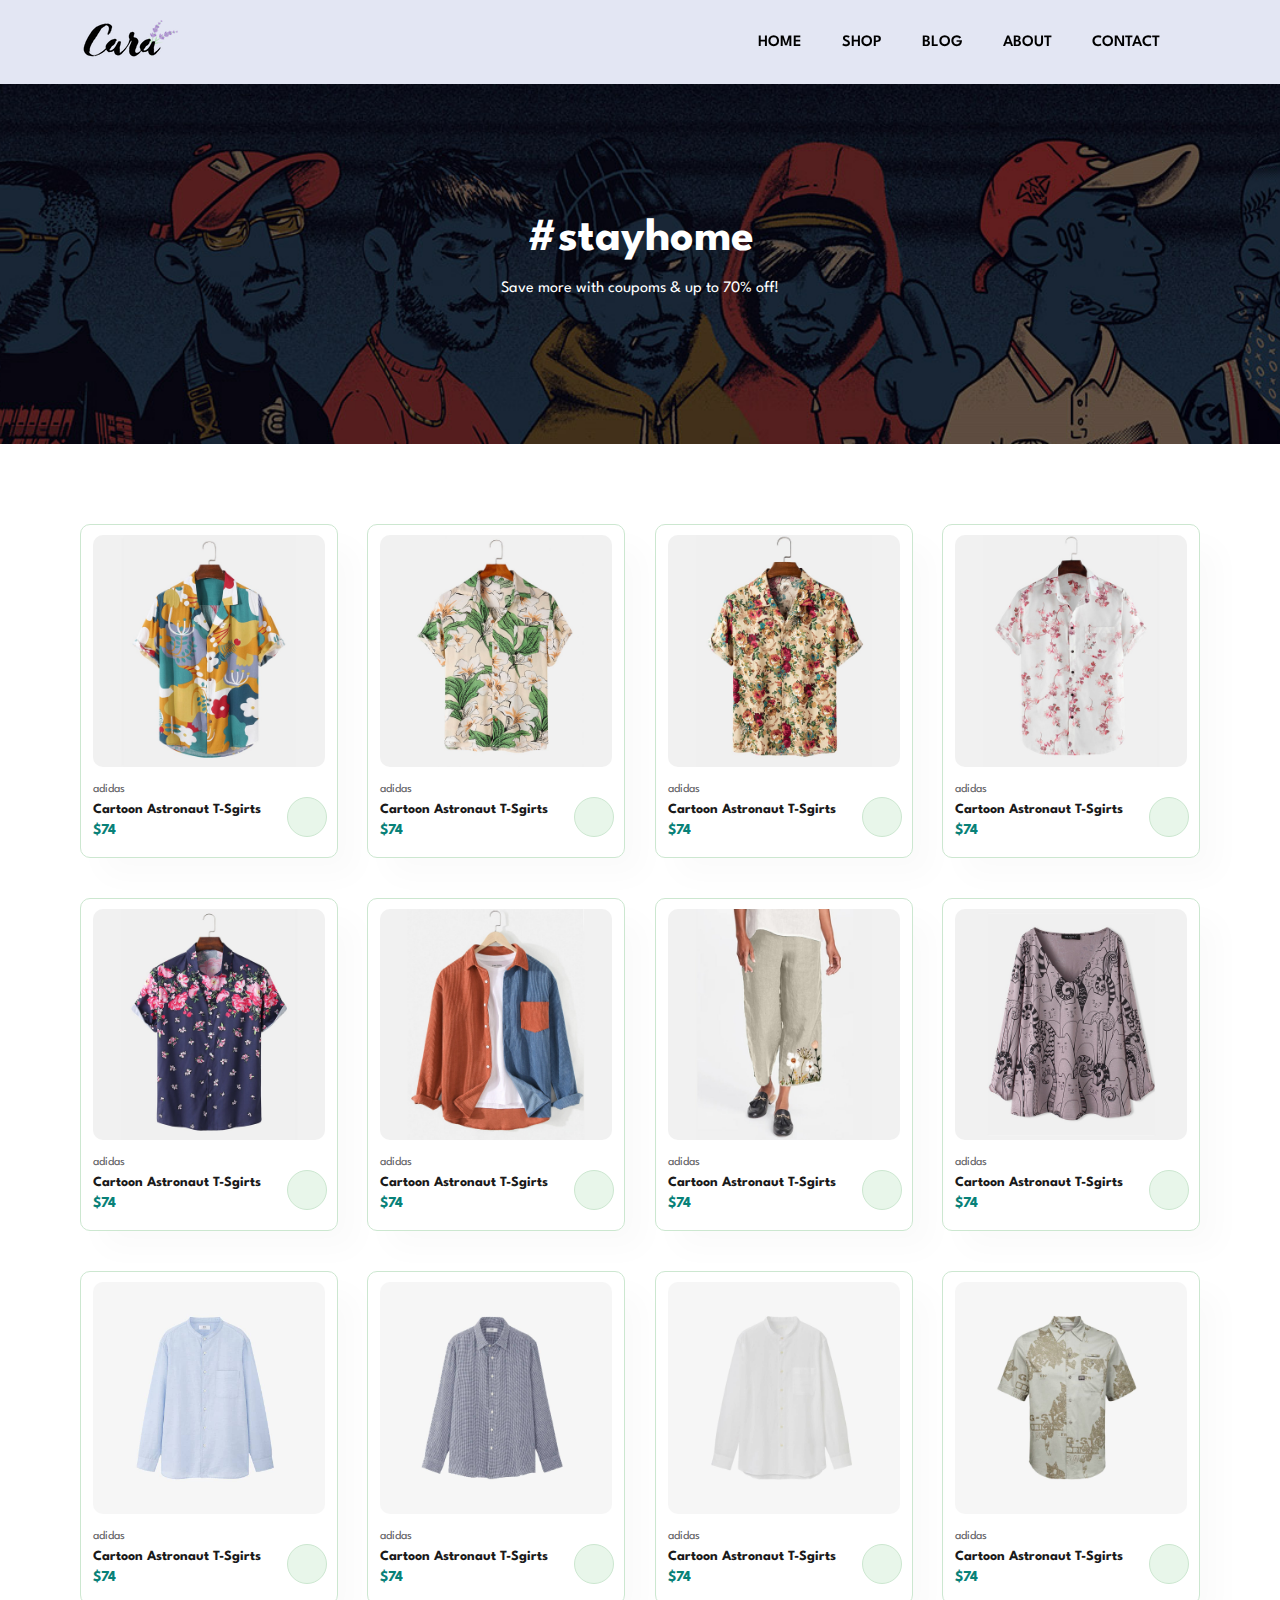
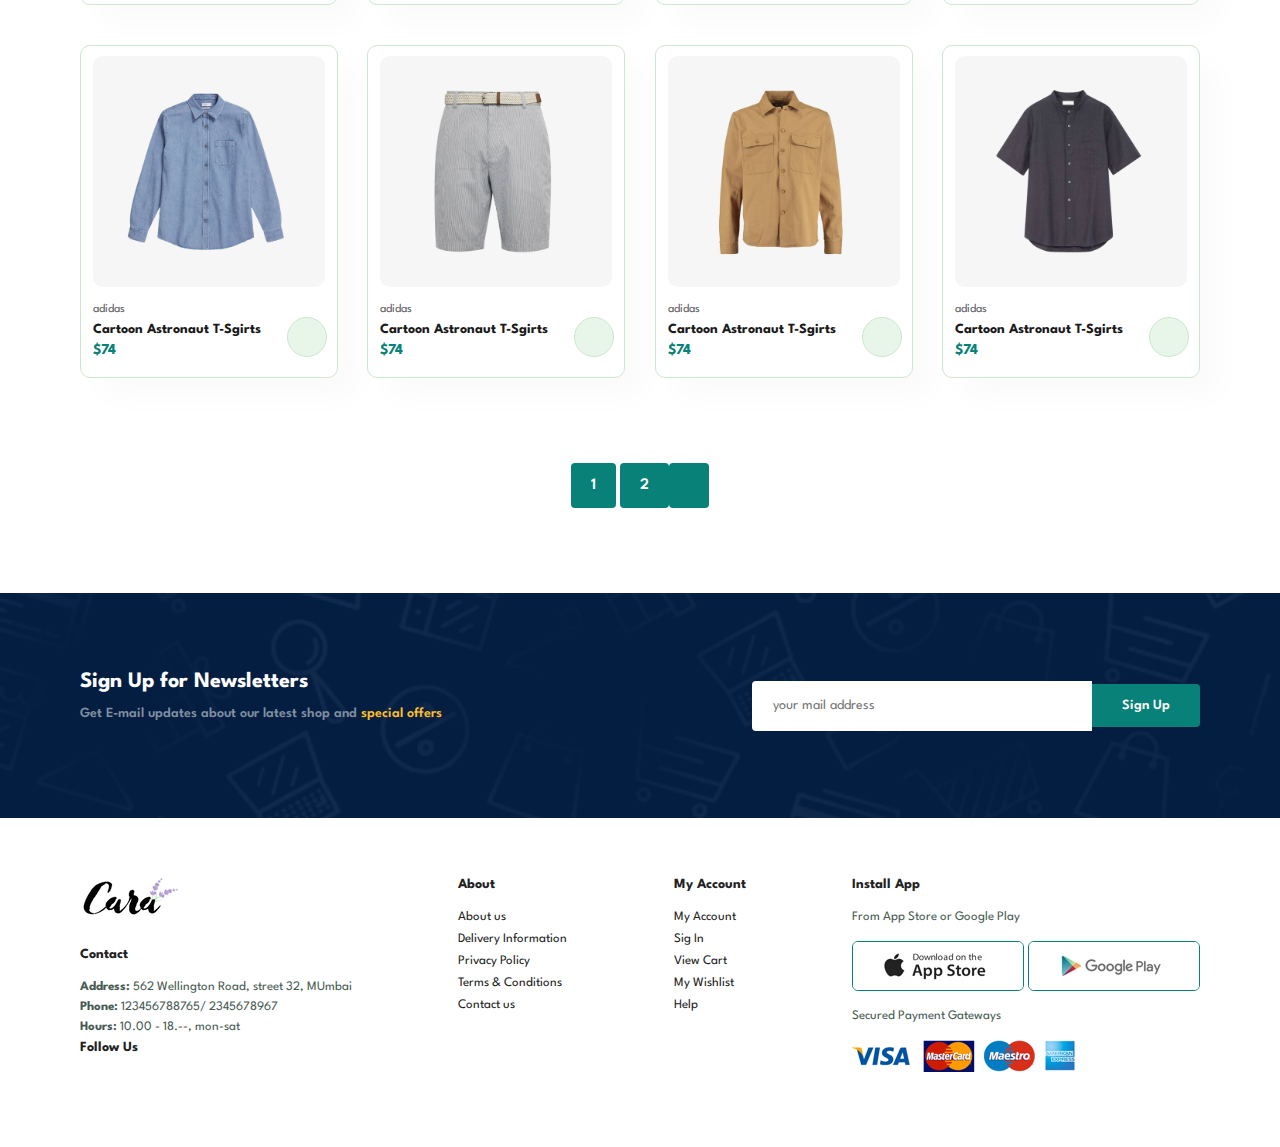
<file: Website-project/shop.html>
<!DOCTYPE html>
<html lang="en">
  <head>
    <meta charset="UTF-8" />
    <meta name="viewport" content="width=device-width, initial-scale=1.0" />
    <title>Ecommerce Website</title>
    <link rel="stylesheet" href="./style.css" />
    <link
      rel="stylesheet"
      href="https://cdnjs.cloudflare.com/ajax/libs/font-awesome/6.5.2/css/all.min.css"
      integrity="sha512-SnH5WK+bZxgPHs44uWIX+LLJAJ9/2PkPKZ5QiAj6Ta86w+fsb2TkcmfRyVX3pBnMFcV7oQPJkl9QevSCWr3W6A=="
      crossorigin="anonymous"
      referrerpolicy="no-referrer"
    />
  </head>
  <body>
    <section id="header">
      <a href="#"><img src="./img/logo.png" alt="" /></a>
      <div>
        <ul id="navbar">
          <li><a href="index.html">Home</a></li>
          <li><a class="active" href="shop.html">Shop</a></li>
          <li><a href="blog.html">Blog</a></li>
          <li><a href="about.html">About</a></li>
          <li><a href="contact.html">Contact</a></li>
          <li id="sm-screen">
            <a href="cart.html"><i class="fa-solid fa-bag-shopping"></i></a>
          </li>
          <a href="#" id="close"><i class="fa-solid fa-xmark"></i></a>
        </ul>
      </div>
      <div id="mobile">
        <a href="cart.html"><i class="fa-solid fa-bag-shopping"></i></a>
        <i id="bar" class="fas fa-outdent"></i>
      </div>
    </section>
    <!-- start hero section  -->
    <section id="page-header">
      <h2>#stayhome</h2>
      <p>Save more with coupoms & up to 70% off!</p>
    </section>
    <!-- end hero section  -->
    <!-- product section start  -->
    <section id="products" class="section-m1">
      <div class="pro-container">
        <div class="pro" onclick="window.location.href='singproducts.html';">
          <img src="./img/products/f1.jpg" alt="t-shirt1" />
          <div class="des">
            <span>adidas</span>
            <h5>Cartoon Astronaut T-Sgirts</h5>
            <div class="star">
              <i class="fa-solid fa-star"></i>
              <i class="fa-solid fa-star"></i>
              <i class="fa-solid fa-star"></i>
              <i class="fa-solid fa-star"></i>
              <i class="fa-solid fa-star"></i>
            </div>
            <h4>$74</h4>
          </div>
          <a href="#"><i class="fa-solid fa-cart-shopping card"></i></a>
        </div>
        <div class="pro">
          <img src="./img/products/f2.jpg" alt="t-shirt1" />
          <div class="des">
            <span>adidas</span>
            <h5>Cartoon Astronaut T-Sgirts</h5>
            <div class="star">
              <i class="fa-solid fa-star"></i>
              <i class="fa-solid fa-star"></i>
              <i class="fa-solid fa-star"></i>
              <i class="fa-solid fa-star"></i>
              <i class="fa-solid fa-star"></i>
            </div>
            <h4>$74</h4>
          </div>
          <a href="#"><i class="fa-solid fa-cart-shopping card"></i></a>
        </div>
        <div class="pro">
          <img src="./img/products/f3.jpg" alt="t-shirt1" />
          <div class="des">
            <span>adidas</span>
            <h5>Cartoon Astronaut T-Sgirts</h5>
            <div class="star">
              <i class="fa-solid fa-star"></i>
              <i class="fa-solid fa-star"></i>
              <i class="fa-solid fa-star"></i>
              <i class="fa-solid fa-star"></i>
              <i class="fa-solid fa-star"></i>
            </div>
            <h4>$74</h4>
          </div>
          <a href="#"><i class="fa-solid fa-cart-shopping card"></i></a>
        </div>
        <div class="pro">
          <img src="./img/products/f4.jpg" alt="t-shirt1" />
          <div class="des">
            <span>adidas</span>
            <h5>Cartoon Astronaut T-Sgirts</h5>
            <div class="star">
              <i class="fa-solid fa-star"></i>
              <i class="fa-solid fa-star"></i>
              <i class="fa-solid fa-star"></i>
              <i class="fa-solid fa-star"></i>
              <i class="fa-solid fa-star"></i>
            </div>
            <h4>$74</h4>
          </div>
          <a href="#"><i class="fa-solid fa-cart-shopping card"></i></a>
        </div>
        <div class="pro">
          <img src="./img/products/f5.jpg" alt="t-shirt1" />
          <div class="des">
            <span>adidas</span>
            <h5>Cartoon Astronaut T-Sgirts</h5>
            <div class="star">
              <i class="fa-solid fa-star"></i>
              <i class="fa-solid fa-star"></i>
              <i class="fa-solid fa-star"></i>
              <i class="fa-solid fa-star"></i>
              <i class="fa-solid fa-star"></i>
            </div>
            <h4>$74</h4>
          </div>
          <a href="#"><i class="fa-solid fa-cart-shopping card"></i></a>
        </div>
        <div class="pro">
          <img src="./img/products/f6.jpg" alt="t-shirt1" />
          <div class="des">
            <span>adidas</span>
            <h5>Cartoon Astronaut T-Sgirts</h5>
            <div class="star">
              <i class="fa-solid fa-star"></i>
              <i class="fa-solid fa-star"></i>
              <i class="fa-solid fa-star"></i>
              <i class="fa-solid fa-star"></i>
              <i class="fa-solid fa-star"></i>
            </div>
            <h4>$74</h4>
          </div>
          <a href="#"><i class="fa-solid fa-cart-shopping card"></i></a>
        </div>
        <div class="pro">
          <img src="./img/products/f7.jpg" alt="t-shirt1" />
          <div class="des">
            <span>adidas</span>
            <h5>Cartoon Astronaut T-Sgirts</h5>
            <div class="star">
              <i class="fa-solid fa-star"></i>
              <i class="fa-solid fa-star"></i>
              <i class="fa-solid fa-star"></i>
              <i class="fa-solid fa-star"></i>
              <i class="fa-solid fa-star"></i>
            </div>
            <h4>$74</h4>
          </div>
          <a href="#"><i class="fa-solid fa-cart-shopping card"></i></a>
        </div>
        <div class="pro">
          <img src="./img/products/f8.jpg" alt="t-shirt1" />
          <div class="des">
            <span>adidas</span>
            <h5>Cartoon Astronaut T-Sgirts</h5>
            <div class="star">
              <i class="fa-solid fa-star"></i>
              <i class="fa-solid fa-star"></i>
              <i class="fa-solid fa-star"></i>
              <i class="fa-solid fa-star"></i>
              <i class="fa-solid fa-star"></i>
            </div>
            <h4>$74</h4>
          </div>
          <a href="#"><i class="fa-solid fa-cart-shopping card"></i></a>
        </div>
    <!-- products section end  -->
    <!-- second product section start  -->
        <div class="pro">
          <img src="./img/products/n1.jpg" alt="t-shirt1" />
          <div class="des">
            <span>adidas</span>
            <h5>Cartoon Astronaut T-Sgirts</h5>
            <div class="star">
              <i class="fa-solid fa-star"></i>
              <i class="fa-solid fa-star"></i>
              <i class="fa-solid fa-star"></i>
              <i class="fa-solid fa-star"></i>
              <i class="fa-solid fa-star"></i>
            </div>
            <h4>$74</h4>
          </div>
          <a href="#"><i class="fa-solid fa-cart-shopping card"></i></a>
        </div>
        <div class="pro">
          <img src="./img/products/n2.jpg" alt="t-shirt1" />
          <div class="des">
            <span>adidas</span>
            <h5>Cartoon Astronaut T-Sgirts</h5>
            <div class="star">
              <i class="fa-solid fa-star"></i>
              <i class="fa-solid fa-star"></i>
              <i class="fa-solid fa-star"></i>
              <i class="fa-solid fa-star"></i>
              <i class="fa-solid fa-star"></i>
            </div>
            <h4>$74</h4>
          </div>
          <a href="#"><i class="fa-solid fa-cart-shopping card"></i></a>
        </div>
        <div class="pro">
          <img src="./img/products/n3.jpg" alt="t-shirt1" />
          <div class="des">
            <span>adidas</span>
            <h5>Cartoon Astronaut T-Sgirts</h5>
            <div class="star">
              <i class="fa-solid fa-star"></i>
              <i class="fa-solid fa-star"></i>
              <i class="fa-solid fa-star"></i>
              <i class="fa-solid fa-star"></i>
              <i class="fa-solid fa-star"></i>
            </div>
            <h4>$74</h4>
          </div>
          <a href="#"><i class="fa-solid fa-cart-shopping card"></i></a>
        </div>
        <div class="pro">
          <img src="./img/products/n4.jpg" alt="t-shirt1" />
          <div class="des">
            <span>adidas</span>
            <h5>Cartoon Astronaut T-Sgirts</h5>
            <div class="star">
              <i class="fa-solid fa-star"></i>
              <i class="fa-solid fa-star"></i>
              <i class="fa-solid fa-star"></i>
              <i class="fa-solid fa-star"></i>
              <i class="fa-solid fa-star"></i>
            </div>
            <h4>$74</h4>
          </div>
          <a href="#"><i class="fa-solid fa-cart-shopping card"></i></a>
        </div>
        <div class="pro">
          <img src="./img/products/n5.jpg" alt="t-shirt1" />
          <div class="des">
            <span>adidas</span>
            <h5>Cartoon Astronaut T-Sgirts</h5>
            <div class="star">
              <i class="fa-solid fa-star"></i>
              <i class="fa-solid fa-star"></i>
              <i class="fa-solid fa-star"></i>
              <i class="fa-solid fa-star"></i>
              <i class="fa-solid fa-star"></i>
            </div>
            <h4>$74</h4>
          </div>
          <a href="#"><i class="fa-solid fa-cart-shopping card"></i></a>
        </div>
        <div class="pro">
          <img src="./img/products/n6.jpg" alt="t-shirt1" />
          <div class="des">
            <span>adidas</span>
            <h5>Cartoon Astronaut T-Sgirts</h5>
            <div class="star">
              <i class="fa-solid fa-star"></i>
              <i class="fa-solid fa-star"></i>
              <i class="fa-solid fa-star"></i>
              <i class="fa-solid fa-star"></i>
              <i class="fa-solid fa-star"></i>
            </div>
            <h4>$74</h4>
          </div>
          <a href="#"><i class="fa-solid fa-cart-shopping card"></i></a>
        </div>
        <div class="pro">
          <img src="./img/products/n7.jpg" alt="t-shirt1" />
          <div class="des">
            <span>adidas</span>
            <h5>Cartoon Astronaut T-Sgirts</h5>
            <div class="star">
              <i class="fa-solid fa-star"></i>
              <i class="fa-solid fa-star"></i>
              <i class="fa-solid fa-star"></i>
              <i class="fa-solid fa-star"></i>
              <i class="fa-solid fa-star"></i>
            </div>
            <h4>$74</h4>
          </div>
          <a href="#"><i class="fa-solid fa-cart-shopping card"></i></a>
        </div>
        <div class="pro">
          <img src="./img/products/n8.jpg" alt="t-shirt1" />
          <div class="des">
            <span>adidas</span>
            <h5>Cartoon Astronaut T-Sgirts</h5>
            <div class="star">
              <i class="fa-solid fa-star"></i>
              <i class="fa-solid fa-star"></i>
              <i class="fa-solid fa-star"></i>
              <i class="fa-solid fa-star"></i>
              <i class="fa-solid fa-star"></i>
            </div>
            <h4>$74</h4>
          </div>
          <a href="#"><i class="fa-solid fa-cart-shopping card"></i></a>
        </div>
      </div>
    </section>
    <!-- second product section end  -->
    <!-- start pagination section  -->
    <section id="pagination" class="section-p1">
        <a href="#">1</a>
        <a href="#">2</a>
        <a href="#"><i class="fa-solid fa-right-long"></i></a>

    </section>

    <!-- end pagination section  -->
    <!-- start newsletters section  -->
    <section id="newletter" class="sec-newletter">
      <div class="newtext">
        <h4>Sign Up for Newsletters</h4>
        <p>
          Get E-mail updates about our latest shop and
          <span>special offers</span>
        </p>
      </div>
      <div class="form">
        <input type="text" placeholder="your mail address" />
        <button class="normal">Sign Up</button>
      </div>
    </section>
    <!-- end newsletters section  -->
    <!-- start footer section  -->
    <footer class="section-p1">
      <div class="col">
        <img class="logo" src="./img/logo.png" alt="logo2" />
        <h4>Contact</h4>
        <p><strong>Address: </strong>562 Wellington Road, street 32, MUmbai</p>
        <p><strong>Phone: </strong>123456788765/ 2345678967</p>
        <p><strong>Hours: </strong>10.00 - 18.--, mon-sat</p>
        <div class="follow">
          <h4>Follow Us</h4>
          <div class="icon">
            <i class="fa-brands fa-facebook"></i>
            <i class="fa-brands fa-instagram"></i>
            <i class="fa-brands fa-twitter"></i>
            <i class="fa-brands fa-youtube"></i>
            <i class="fa-brands fa-pinterest"></i>
          </div>
        </div>
      </div>
      <div class="col">
        <h4>About</h4>
        <a href="#">About us</a>
        <a href="#">Delivery Information</a>
        <a href="#">Privacy Policy</a>
        <a href="#">Terms & Conditions</a>
        <a href="#">Contact us</a>
      </div>
      <div class="col">
        <h4>My Account</h4>
        <a href="#">My Account</a>
        <a href="#">Sig In</a>
        <a href="#">View Cart</a>
        <a href="#">My Wishlist</a>
        <a href="#">Help</a>
      </div>
      <div class="col install">
        <h4>Install App</h4>
        <p>From App Store or Google Play</p>
        <div class="row">
          <img src="./img/pay/app.jpg" alt="" />
          <img src="./img/pay/play.jpg" alt="" />
        </div>
        <p>Secured Payment Gateways</p>
        <img src="./img/pay/pay.png" alt="" />
      </div>
    </footer>
    <!-- end footer section  -->

    <script src="./script.js"></script>
  </body>
</html>
</file>
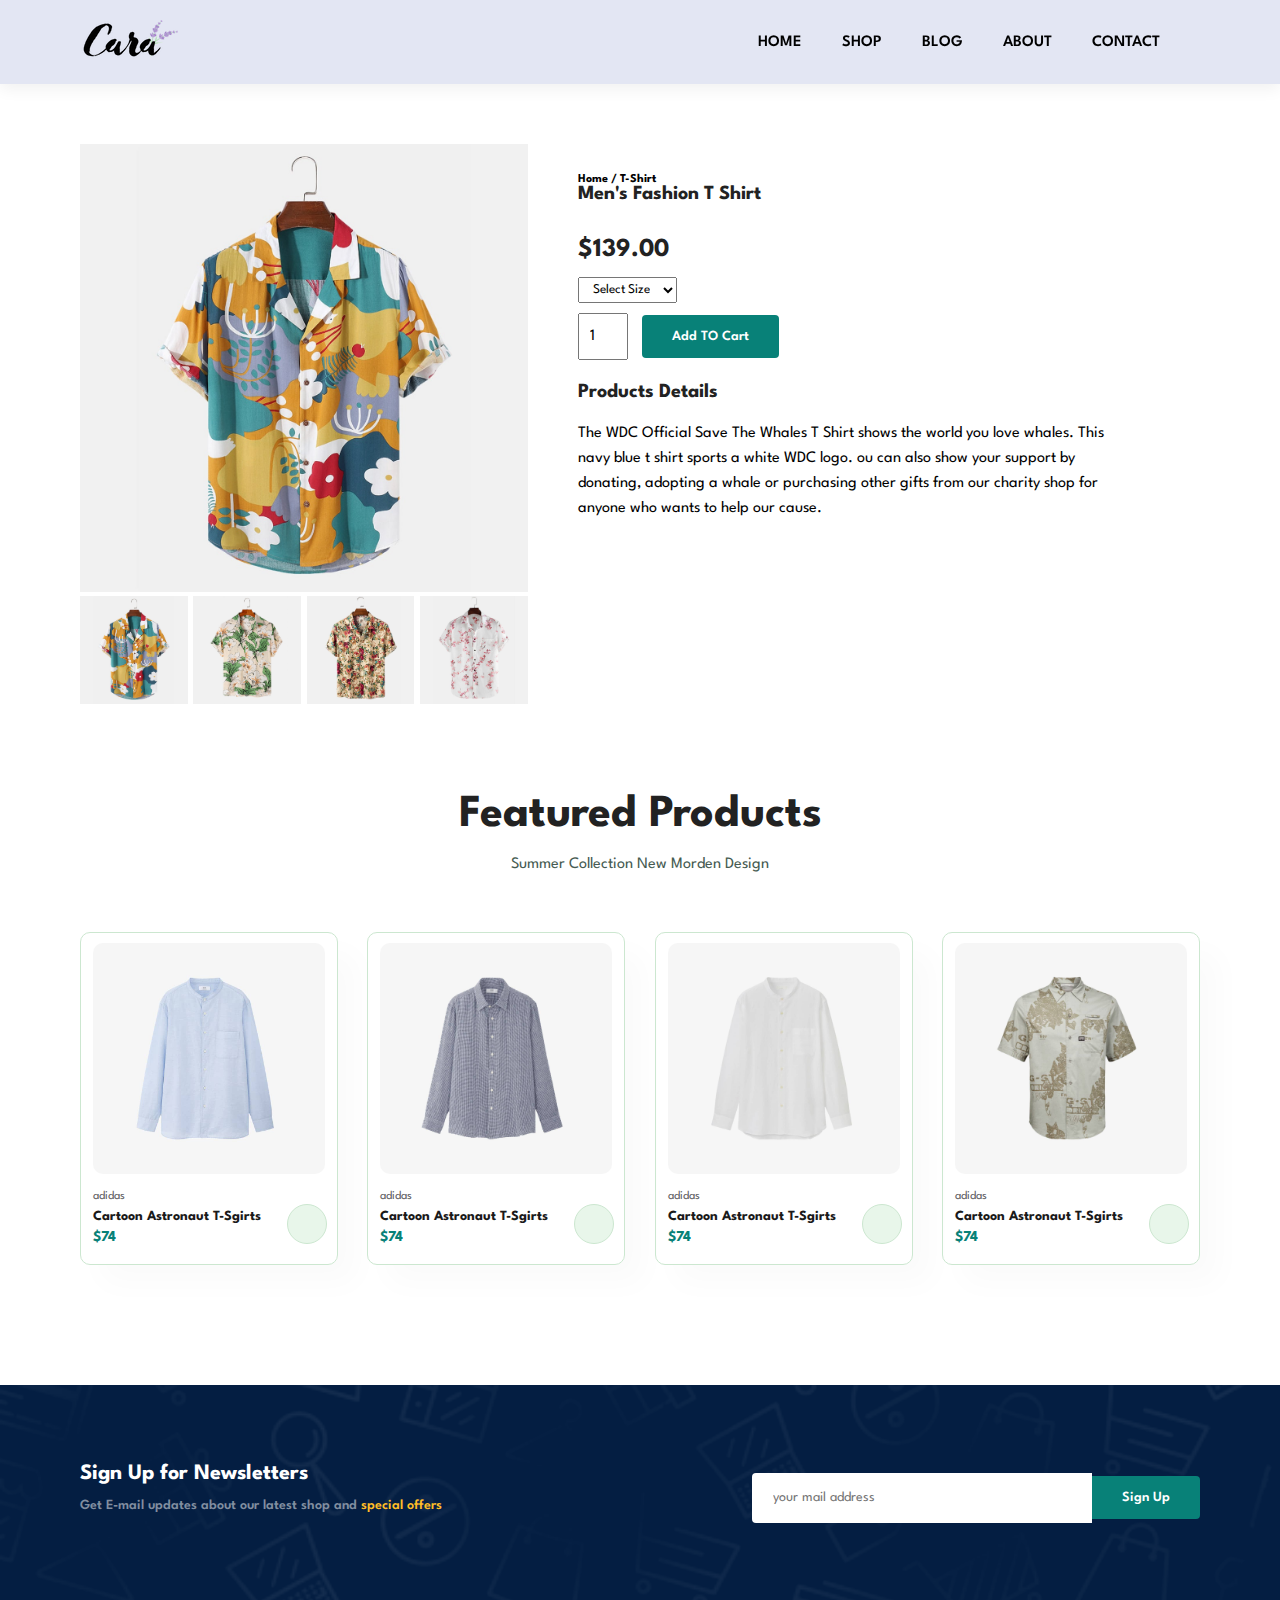
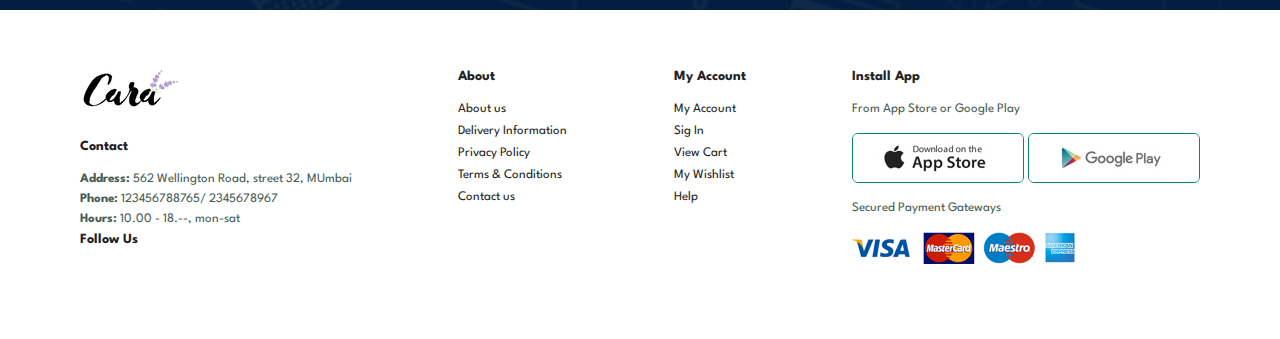
<file: Website-project/singproducts.html>
<!DOCTYPE html>
<html lang="en">
  <head>
    <meta charset="UTF-8" />
    <meta name="viewport" content="width=device-width, initial-scale=1.0" />
    <title>Ecommerce Website</title>
    <link rel="stylesheet" href="./style.css" />
    <link
      rel="stylesheet"
      href="https://cdnjs.cloudflare.com/ajax/libs/font-awesome/6.5.2/css/all.min.css"
      integrity="sha512-SnH5WK+bZxgPHs44uWIX+LLJAJ9/2PkPKZ5QiAj6Ta86w+fsb2TkcmfRyVX3pBnMFcV7oQPJkl9QevSCWr3W6A=="
      crossorigin="anonymous"
      referrerpolicy="no-referrer"
    />
  </head>
  <body>
    <section id="header">
      <a href="#"><img src="./img/logo.png" alt="" /></a>
      <div>
        <ul id="navbar">
          <li><a href="index.html">Home</a></li>
          <li><a class="active" href="shop.html">Shop</a></li>
          <li><a href="blog.html">Blog</a></li>
          <li><a href="about.html">About</a></li>
          <li><a href="contact.html">Contact</a></li>
          <li id="sm-screen">
            <a href="cart.html"><i class="fa-solid fa-bag-shopping"></i></a>
          </li>
          <a href="#" id="close"><i class="fa-solid fa-xmark"></i></a>
        </ul>
      </div>
      <div id="mobile">
        <a href="cart.html"><i class="fa-solid fa-bag-shopping"></i></a>
        <i id="bar" class="fas fa-outdent"></i>
      </div>
    </section>
    <!-- start single products details  -->
    <section id="productdetails" class="section-p1">
        <div class="singl-pro-image">
            <img src="img/products/f1.jpg" alt="" width="100%" id="mainTmg">
        <div class="small-images-group">
            <div class="small-img-col">
                <img src="img/products/f1.jpg" alt="" width="100%" class="small-img">
            </div>
            <div class="small-img-col">
                <img src="img/products/f2.jpg" alt="" width="100%" class="small-img">
            </div>
            <div class="small-img-col">
                <img src="img/products/f3.jpg" alt="" width="100%" class="small-img">
            </div>
            <div class="small-img-col">
                <img src="img/products/f4.jpg" alt="" width="100%" class="small-img">
            </div>
        </div>
        </div>
        <div class="single-pro-details">
            <h6>Home / T-Shirt</h6>
            <h4>Men's Fashion T Shirt</h4>
            <h2>$139.00</h2>
            <select>
                <option>Select Size</option>
                <option>XL</option>
                <option>XXL</option>
                <option>Small</option>
                <option>Large</option>
            </select>
            <input type="number" value="1">
            <button class="normal">Add TO Cart</button>
            <h4>Products Details</h4>
            <span>
                The WDC Official Save The Whales T Shirt shows the world you love whales. This navy blue t shirt sports a white WDC logo.
                ou can also show your support by donating, adopting a whale or purchasing other gifts from our charity shop for anyone who wants to help our cause.
            </span>
        </div>
    </section>
    <!-- end single products details  -->
    <!-- start four product section  -->
    <section id="products" class="section-m1">
        <h2>Featured Products</h2>
        <p>Summer Collection New Morden Design</p>
        <div class="pro-container">
          <div class="pro">
            <img src="./img/products/n1.jpg" alt="t-shirt1" />
            <div class="des">
              <span>adidas</span>
              <h5>Cartoon Astronaut T-Sgirts</h5>
              <div class="star">
                <i class="fa-solid fa-star"></i>
                <i class="fa-solid fa-star"></i>
                <i class="fa-solid fa-star"></i>
                <i class="fa-solid fa-star"></i>
                <i class="fa-solid fa-star"></i>
              </div>
              <h4>$74</h4>
            </div>
            <a href="#"><i class="fa-solid fa-cart-shopping card"></i></a>
          </div>
          <div class="pro">
            <img src="./img/products/n2.jpg" alt="t-shirt1" />
            <div class="des">
              <span>adidas</span>
              <h5>Cartoon Astronaut T-Sgirts</h5>
              <div class="star">
                <i class="fa-solid fa-star"></i>
                <i class="fa-solid fa-star"></i>
                <i class="fa-solid fa-star"></i>
                <i class="fa-solid fa-star"></i>
                <i class="fa-solid fa-star"></i>
              </div>
              <h4>$74</h4>
            </div>
            <a href="#"><i class="fa-solid fa-cart-shopping card"></i></a>
          </div>
          <div class="pro">
            <img src="./img/products/n3.jpg" alt="t-shirt1" />
            <div class="des">
              <span>adidas</span>
              <h5>Cartoon Astronaut T-Sgirts</h5>
              <div class="star">
                <i class="fa-solid fa-star"></i>
                <i class="fa-solid fa-star"></i>
                <i class="fa-solid fa-star"></i>
                <i class="fa-solid fa-star"></i>
                <i class="fa-solid fa-star"></i>
              </div>
              <h4>$74</h4>
            </div>
            <a href="#"><i class="fa-solid fa-cart-shopping card"></i></a>
          </div>
          <div class="pro">
            <img src="./img/products/n4.jpg" alt="t-shirt1" />
            <div class="des">
              <span>adidas</span>
              <h5>Cartoon Astronaut T-Sgirts</h5>
              <div class="star">
                <i class="fa-solid fa-star"></i>
                <i class="fa-solid fa-star"></i>
                <i class="fa-solid fa-star"></i>
                <i class="fa-solid fa-star"></i>
                <i class="fa-solid fa-star"></i>
              </div>
              <h4>$74</h4>
            </div>
            <a href="#"><i class="fa-solid fa-cart-shopping card"></i></a>
          </div>
        </div>
      </section>

    <!-- end four product section  -->
    <!-- start newsletters section  -->
    <section id="newletter" class="sec-newletter">
      <div class="newtext">
        <h4>Sign Up for Newsletters</h4>
        <p>
          Get E-mail updates about our latest shop and
          <span>special offers</span>
        </p>
      </div>
      <div class="form">
        <input type="text" placeholder="your mail address" />
        <button class="normal">Sign Up</button>
      </div>
    </section>
    <!-- end newsletters section  -->
    <!-- start footer section  -->
    <footer class="section-p1">
      <div class="col">
        <img class="logo" src="./img/logo.png" alt="logo2" />
        <h4>Contact</h4>
        <p><strong>Address: </strong>562 Wellington Road, street 32, MUmbai</p>
        <p><strong>Phone: </strong>123456788765/ 2345678967</p>
        <p><strong>Hours: </strong>10.00 - 18.--, mon-sat</p>
        <div class="follow">
          <h4>Follow Us</h4>
          <div class="icon">
            <i class="fa-brands fa-facebook"></i>
            <i class="fa-brands fa-instagram"></i>
            <i class="fa-brands fa-twitter"></i>
            <i class="fa-brands fa-youtube"></i>
            <i class="fa-brands fa-pinterest"></i>
          </div>
        </div>
      </div>
      <div class="col">
        <h4>About</h4>
        <a href="#">About us</a>
        <a href="#">Delivery Information</a>
        <a href="#">Privacy Policy</a>
        <a href="#">Terms & Conditions</a>
        <a href="#">Contact us</a>
      </div>
      <div class="col">
        <h4>My Account</h4>
        <a href="#">My Account</a>
        <a href="#">Sig In</a>
        <a href="#">View Cart</a>
        <a href="#">My Wishlist</a>
        <a href="#">Help</a>
      </div>
      <div class="col install">
        <h4>Install App</h4>
        <p>From App Store or Google Play</p>
        <div class="row">
          <img src="./img/pay/app.jpg" alt="" />
          <img src="./img/pay/play.jpg" alt="" />
        </div>
        <p>Secured Payment Gateways</p>
        <img src="./img/pay/pay.png" alt="" />
      </div>
    </footer>
    <!-- end footer section  -->

    <script>
        let mainTmg = document.getElementById("mainTmg");
        let smallImg = document.getElementsByClassName("small-img");

        smallImg[0].onclick = function(){
            mainTmg.src = smallImg[0].src;
        }
        smallImg[1].onclick = function(){
            mainTmg.src = smallImg[1].src;
        }
        smallImg[2].onclick = function(){
            mainTmg.src = smallImg[2].src;
        }
        smallImg[3].onclick = function(){
            mainTmg.src = smallImg[3].src;
        }

    </script>
    <script src="./script.js"></script>
  </body>
</html>
</file>
<file: Website-project/style.css>
@import url("https://fonts.googleapis.com/css2?family=Spartan:wght@100;200;300;400;500;600;700;800;900&display=swap");
*{
    margin: 0;
    padding: 0;
    box-sizing: border-box;
    font-family: "Spartan", sans-serif;
}
html{
    scroll-behavior: smooth;
}
h1 {
    font-size: 50px;
    line-height: 64px;
    color: #222;
}
h2 {
    font-size: 46px;
    line-height: 54px;
    color: #222;
}
h4 {
    font-size: 20px;
    color: #222;
}
h6 {
    font-weight: 700;
    font-size: 12px;
}
p {
    font-size: 16px;
    color: #465b52;
    margin: 15px 0 20px 0;
}
button.normal{
    font-size: 14px;
    font-weight: 600;
    padding: 15px 30px;
    background-color: #fff;
    cursor: pointer;
    border-radius: 4px;
    border: none;
    outline: none;
    transition: all 0.5s linear;
}
button.white{
    font-size: 12px;
    font-weight: 600;
    padding: 11px 18px;
    background-color: #fff;
    cursor: pointer;
    border-radius: 4px;
    border: none;
    outline: none;
    background-color: transparent;
    transition: all 0.5s linear;
    border: 1px solid #fff;
}
.section-p1 {
    padding: 40px 80px;
  }
 .section-m1 {
    /* margin: 40px 0; */
    padding: 40px 80px;
}
.section-b1{
    padding: 0px 80px;
    margin: 40px 0;
}
.section-b3{
    padding: 0 80px;
    margin-bottom: 20px;
}
body {
    width: 100%;
}
/* header start  */
#header{
    display: flex;
    justify-content:space-between;
    align-items: center;
    background-color: #E3E6F3;
    box-shadow: 0 5px 15px rgba(0, 0, 0, 0.06);
    padding: 20px 80px;
    z-index: 999;
    position: sticky;
    top: 0;
    left: 0;
}
#navbar{
    display:flex ;
    justify-content: space-between;
    align-items: center;
    gap: 40px;
    /* position: relative; */

    & li{
        list-style: none;
    }

    & li a{
    text-decoration: none;
    font-size: 16px;
    font-weight: 600;
    text-transform: uppercase; 
    transition: all 0.5s ease;
    color: black;
    
    & i{
        font-size:20px;
    }
    }
    li a:hover,
    li a:active{
        color: #088178;
    }  
}
#navbar li a{
    position: relative;
}
#navbar li a::after{
    content: "";
    /* width: 100%; */
    width: 0;
    height: 2px;
    background: #088178;
    position: absolute;
    bottom: -4px;
    left: 0;
    transition: all 0.5s linear;
}
#navbar li a:hover::after{
    width: 100%;
}
#mobile{
    display: none;
    align-items: center;
}
#close{
    display: none;
}
/* header end  */

/* start hero section  */
#hero{
    background-image: url(img/hero4.png);
    /* background-position: center; */
    background-position: top 25% right 0;
    background-repeat: no-repeat;
    background-size: cover;
    width: 100%;
    height: 90vh;
    padding: 0 80px;
    display: flex;
    flex-direction: column;
    justify-content: center;
    align-items: flex-start;
}
#hero h4{
    padding-bottom: 15px;
}
#hero h1{
    color: #088178;
}
#hero button{
    background-image: url(img/button.png);
    background-color: transparent;
    color: #088178;
    padding: 14px 80px 14px 65px;
    border: none;
    font-weight: 700;
    font-size: 15px;
    cursor: pointer;
}

/* end hero sectopn  */

/* start features section  */
#features{
    display: flex;
    justify-content: space-between;
    align-items: center;
    flex-wrap: wrap;
}
#features .fe-box{
    width: 180px;
    text-align: center;
    padding: 25px 15px;
    box-shadow: 20px 20px 34px rgba(0, 0, 0,0.03);
    border: 2px solid #cce7d0;
    border-radius: 4px;
    margin: 15px 0;
}
#features .fe-box:hover{
    box-shadow: 10px 10px 54px rgba(70, 62, 221,0.2);
}
#features .fe-box img{
    width: 100%;
    /* height: auto; */
    margin-bottom: 10px;
}
#features .fe-box h6{
    display: inline-block;
    padding: 9px 8px 6px 8px;
    line-height: 1;
    border-radius: 4px;
    color: #088178;
    background-color: #fddde4;
}
#features .fe-box:nth-child(2) h6{
    background-color: #cdebbc;
}
#features .fe-box:nth-child(3) h6{
    background-color: #d1e8f2;
}
#features .fe-box:nth-child(4) h6{
    background-color: #cdd4f8;
}
#features .fe-box:nth-child(5) h6{
    background-color: #f6dbf6;
}
#features .fe-box:nth-child(6) h6{
    background-color: #cdebbc;
}
/* end features section  */

/* start products section  */

#products .pro-container{
    display: flex;
    justify-content: space-between;
    align-items: center;
    padding-top: 20px;
    flex-wrap: wrap;
}
#products{
    text-align: center;
}
#products .pro{
    width: 23%;
    min-width: 250px;
    padding: 10px 12px;
    cursor: pointer;
    border-radius: 10px;
    border: 1px solid #cce7d0;
    box-shadow: 20px 20px 30px rgba(0, 0, 0, 0.02);
    margin: 20px 0;
}
#products .pro:hover{
    box-shadow: 20px 20px 30px rgba(0, 0, 0, 0.07);
}
#products .pro img{
    width: 100%;
    height: auto;
    border-radius: 10px;
}
#products .pro .des{
    text-align: start;
    padding: 10px 0;
}
#products .pro .des span{
    color: #606063;
    font-size: 12px;
}
#products .pro .des h5{
    padding-top: 7px;
    color:#1a1a1a ;
    font-size: 14px;
}
#products .pro .des i{
    font-size: 12px;
    color: rgb(243, 181, 25);
}
#products .pro .des h4{
    font-weight: 700;
    color: #088178;
    padding-top: 7px;
    font-size: 15px;
}
#products .pro {
    position: relative;
}
#products .pro .card{
    height: 40px;
    width: 40px;
    line-height: 40px;
    color: #088178;
    background-color: #e8f6ea;
    border: 1px solid #cce7d0;
    border-radius: 50px;
    position: absolute;
    right: 10px;
    bottom: 20px;
}

/* end products section  */
/* start banner section  */
#banner{
    display: flex;
    flex-direction: column;
    justify-content: center;
    align-items: center;
    text-align: center;
    background-image: url(img/banner/b2.jpg);
    width: 100%;
    height: 40vh;
    background-position: center;
    background-repeat: no-repeat;
    background-size: cover;
}
#banner h4{
    color: #fff;
    font-size: 16px;
}
#banner h2{
    color: #fff;
    font-size: 30px;
    padding: 10px 0;
}
#banner h2 span{
    color:#ef3636;
}
#banner button:hover{
    background-color:#088178;
    color: #fff;
}
/* end banner section  */
/* start small banner  */
#sm-banner{
    display: flex;
    justify-content: space-between;
    flex-wrap: wrap;
}
#sm-banner .box-banner2{
    background-image: url(img/banner/b10.jpg)!important;
}
/* #box-banner2{
    background-image: url(img/banner/b10.jpg);
} */
#sm-banner .box-banner{
    display: flex;
    flex-direction: column;
    justify-content: center;
    align-items: flex-start;
    /* text-align: center; */
    background-image: url(img/banner/b17.jpg);
    /* width: 640px; */
    min-width: 640px;
    height: 50vh;
    background-repeat: no-repeat;
    background-position: center;
    background-size: cover;
    padding: 30px;
}
#sm-banner h4{
    color: #fff;
    font-size: 20px;
    font-weight: 300;
}
#sm-banner h2{
    color: #fff;
    font-size: 28px;
    font-weight: 800;
}
#sm-banner h2{
    color: #fff;
    font-size: 24px;
    font-weight: 700;
    padding-bottom: 15px;
}
#sm-banner span{
    color: #fff;
    font-weight: 400;
}
#sm-banner button{
    margin-top: 20px;
}
button.white:hover{
    color: #fff;
    background-color: #088178;
    border:  1px solid #088178;
}

/* end small banner  */

/* banner section three start  */
#banner-3{
    display: flex;
    justify-content: space-between;
    flex-wrap: wrap;
}
#banner-3 .box-banner{
    display: flex;
    flex-direction: column;
    justify-content: center;
    align-items: flex-start;
    text-align: start;
    background-image: url(img/banner/b7.jpg);
    background-repeat: no-repeat;
    background-position: center;
    background-size: cover;
    min-width: 30%;
    height: 30vh;
    padding: 20px;
    margin-top: 20px;
}
#banner-3 h2{
    color: #fff;
    font-weight: 900;
    font-size: 22px;
}
#banner-3 h3{
    color: #ec544e;
    font-weight: 800;
    font-size: 15px
}
#banner-3 .banner-box2{
    background-image: url(img/banner/b4.jpg);
}
#banner-3 .banner-box3{
    background-image: url(img/banner/b18.jpg);
}
/* banner section three end  */
/* start newlwtter section  */
#newletter{
    display: flex;
    justify-content: space-between;
    align-items: center;
    flex-wrap: wrap;
    background-image: url(./img/banner/b14.png);
    background-position: 20% 30%;
    background-repeat: no-repeat;
    background-size: cover;
    padding: 0 80px;
    background-color: #041e42;
    width: 100%;
    height: 25vh;
}
.sec-newletter{
    padding: 0 80px;
    margin: 60px 0 20px 0;
}
#newletter h4{
    font-size: 22px;
    font-weight: 700;
    color: #fff;
}
#newletter p{
    font-size: 14px;
    font-weight: 600;
    color: #818ea0;
}
#newletter p span{
    color: #ffbd27;
}
#newletter input{
    height: 3.125rem;
    padding: 0 1.25rem;
    font-size: 14px;
    width: 100%;
    border: 1px solid transparent;
    border-radius: 4px;
    outline: none;
    border-top-right-radius: 0;
    border-bottom-right-radius: 0;
}
#newletter button{
    background-color: #088178;
    color: #fff;
    white-space: nowrap;
    border-top-left-radius: 0;
    border-bottom-left-radius: 0;
}
#newletter .form{
    display: flex;
    justify-content: space-between;
    align-items: center;
    width: 40%;
}
/* end newsletter section  */

/* start footer section  */
footer{
    display: flex;
    flex-wrap: wrap;
    justify-content: space-between;
}
footer .col{
    display: flex;
    flex-direction: column;
    align-items: flex-start;
    margin-bottom: 20px;
}
footer .logo{
    margin-bottom: 30px;
}
footer h4{
    font-size: 14px;
    padding-bottom: 20px;
}
footer p{
    font-size: 13px;
    margin: 0 0 8px 0;
}
footer a{
    font-size: 13px;
    text-decoration: none;
    color: #222;
    margin-bottom: 10px;
}
footer .follow{
    color: #465b52;
    padding-right: 4px;
    cursor: pointer;
}
footer .install .row img{
    border: 1px solid #088178;
    border-radius: 6px;
}
footer .install img{
    margin: 10px 0 15px 0;
}
footer .follow i:hover{
    color: #088178 !important;
}
footer a:hover{
    color: #088178;
}
/* end footer section  */

/*************************************** shop page ******************************************************************************************* */
/* start hero section  */
#page-header{
    display: flex;
    flex-direction: column;
    justify-content: center;
    text-align: center;
    /* align-items: flex-start; */
    background-image: url(img/banner/b1.jpg);
    background-repeat: no-repeat;
    background-size: cover;
    background-position: center;
    height: 40vh;
    width: 100%;
    padding: 0 80px;
}
#page-header h2,
#page-header p{
    color: #fff;
}
/* end hero section  */

/* start pagination section  */
#pagination{
    text-align: center;
}
#pagination a{
    padding: 15px 20px;
    text-decoration: none;
    background-color: #088178;
    border-radius: 4px;
    color: #fff;
    font-weight: 600;
}
#pagination a i{
    font-weight: 700;
    font-size: 12px;
}

/* end pagination section  */

/* ********************************************************************* */
/* start single product page  */
#productdetails{
    display: flex;
    margin-top: 20px;
    /* width: 50%; */
    /* justify-content: space-between; */

}
#productdetails .singl-pro-image{
    width: 40%;
    margin-right: 50px;
}
.small-images-group{
    display: flex;
    justify-content: space-between;
}
.small-img-col{
    flex-basis: 24%;
    cursor: pointer;
}
#productdetails .single-pro-details{
    width: 50%;
    padding-top: 30px;
}
#productdetails .single-pro-details h4{
    padding-top: 40px 0 20px 0;
}
#productdetails .single-pro-details h2{
    font-size: 26px;
}
#productdetails .single-pro-details select{
    display: block;
    padding: 5px 10px;
    margin-bottom: 10px;
}
#productdetails .single-pro-details input{
    width: 50px;
    height: 47px;
    font-size: 16px;
    padding-left: 10px;
    margin-right: 10px;
    /* margin-bottom: 10px; */
}
#productdetails .single-pro-details input:focus{
    outline: none;
}
#productdetails .single-pro-details button{
    background-color: #088178;
    color: #fff;
    margin-bottom: 25px;
}
#productdetails .single-pro-details h4{
    margin-bottom: 20px;
}
#productdetails .single-pro-details span{
    line-height: 25px;
}
/* start single product page  */

/* *************************BLOG PAGE *********************** */
#page-header.blog-header{
    background-image: url(./img/banner/b19.jpg);
}
#blog{
    padding: 150px 150px 0 150px;
}
#blog .blog-box{
    display: flex;
    /* justify-content: space-between; */
    align-items: center;
    position: relative;
    padding-bottom: 90px;
}
#blog .blog-imag{
    width: 50%;
    margin-right: 40px;
}
#blog img{
    width: 100%;
    height: 300px;
    object-fit: cover;
}
#blog .blog-details{
    width: 50%;
}
#blog .blog-details a{
    text-decoration: none;
    font-weight: 700;
    font-size: 11px;
    color: #000;
    position: relative;
    transition: 0.3s;
}
#blog .blog-details a::after{
    content: "";
    width: 50px;
    height: 1px;
    background-color: #000;
    position: absolute;
    top: 4px;
    right: -60px;
}
#blog .blog-details a:hover::after{
    /* color: #088178; */
    background-color: #088178;
}
#blog .blog-details a:hover{
    color: #088178;
}
#blog .blog-box h1{
    position: absolute;
    font-size: 70px;
    top: -40px;
    left: 0;
    font-weight: 700;
    color: #c9cbce;
    z-index: -2;
}

/* ***************************ABOUT PAGE ********************* */
#page-header.about-header{
    background-image: url(img/about/banner.png);
}
#about-head{
    display: flex;
    align-items: center;
}
#about-head img{
    width: 50%;
    height: auto;
}
#about-head div{
    padding-left: 40px;
}
#about-app{
    text-align: center;
}
#about-app .video{
    width: 70%;
    height: 100%;
    margin: 30px auto 0 auto;

}
#about-app .video video{
    width: 100%;
    height: 100%;
    border-radius: 20px;
}

/* ******************************CONTACT PAGE**************** */
#contact-details{
    display: flex;
    align-items: center;
    justify-content: space-between;
}
#contact-details .details{
    width: 40%;
}
#contact-details .details span{
    font-size: 12px;
}
#contact-details .details h2{
    font-size: 26px;
    line-height: 35px;
    padding: 20px 0;
}
#form-details form h2{
    margin-top: 30px;
    margin-bottom: 30px;
}
#contact-details .details h3{
    font-size: 16px;
    padding-bottom: 15px;
}
#contact-details .details li{
    list-style: none;
    display: flex;
    padding: 10px 0;
}
#contact-details .details li i{
    font-size: 14px;
    padding-right: 22px;
}
#contact-details .details li p{
    margin: 0;
    font-size: 14px;
}
#contact-details .map{
    width: 55%;
    height: 100%;
}
#contact-details .map iframe{
    width: 100%;
    /* height: 100%; */
}
#form-details form{
    width: 65%;
    display: flex;
    flex-direction: column;
    align-items: flex-start;
}
#form-details form span{
    font-size: 12px;
}
#form-details form input,
#form-details form textarea{
    width: 100%;
    padding: 12px 15px;
    outline: none;
    margin-bottom: 20px;
    border: 1px solid #e1e1e1;
}
#form-details button{
    background-color: #088178;
    color: #fff;
}
#form-details{
    display: flex;
    /* align-items: center; */
    margin: 30px;
    padding: 80px;
    justify-content: space-between;
    border: 1px solid #e1e1e1;
}
#form-details .people div{
    padding-bottom: 25px;
}
#form-details .people div img{
    width: 65px;
    height: 65px;
    object-fit: cover;
    margin-right: 15px;
}
#form-details .people div p{
    margin: 0;
    font-size: 13px;
    line-height: 25px;
}

/* ****************************BLOG PAGE ****************** */
#cart table{
    width: 100%;
    border-collapse: collapse;
    table-layout: fixed;
    white-space: nowrap;
}
#cart table img{
    width: 70px;
}
#cart table td:nth-child(1){
    width: 100px;
    text-align: center;
}
#cart table td:nth-child(2){
    width: 150px;
    text-align: center;
}
#cart table td:nth-child(3){
    width: 250px;
    text-align: center;
}
#cart table td:nth-child(4),
#cart table td:nth-child(5),
#cart table td:nth-child(6){
    width: 150px;
    text-align: center;
}
#cart table td:nth-child(5) input{
    width: 70px;
    padding:  10px 5px 10px 15px;
}
#cart table thead{
    border: 1px solid #e2e9e1;
    border-left: none;
    border-right: none;
}
#cart table thead td{
    font-weight: 700;
    text-transform: uppercase;
    font-size: 13px;
    padding: 18px 0;
}
#cart table thead tr td{
    padding-top: 15px;
}
#cart table thead td{
    padding-top: 13px;
}
#cart-add{
    display: flex;
    justify-content: space-between;
    flex-wrap: wrap;
}
#coupon{
    width: 50%;
    margin-bottom: 30px;    
}
#coupon h3{
    padding-bottom: 15px;
}
#coupon input{
    padding: 10px 20px;
    outline: none;
    width: 60%;
    margin-right: 10px;
    border: 1px solid #e2e9e1;
}
#coupon button{
    background-color: #088178;
    color: #fff;
    padding: 12px 20px;
}
#subtotal{
    width: 50%;
    margin-bottom: 30px;
    border: 1px solid #e2e9e1;
    padding: 30px;
}
#subtotal table{
    border-collapse: collapse;
    width: 100%;
    margin-bottom: 20px;
}
#subtotal table td{
    width: 50%;
    border: 1px solid #e2e9e1;
    padding: 10px;
    font-size: 13px;
}
#subtotal button{
    background-color: #088178;
    color: #fff;
    padding: 12px 20px;
}
#cart{
    overflow-x: auto;
}


/* ************************************************************** */
/* start media query  */
@media (max-width:799px) {
    #navbar {
        display: flex;
        flex-direction: column;
        justify-content: flex-start;
        align-items: flex-start;
        /* gap: 40px; */
        /* position: relative; */
        position: fixed;
        top: 0;
        right: -300px;
        height: 100vh;
        width: 300px;
        background-color: #E3E6F3;
        box-shadow: 0 40px 60px rgba(0, 0, 0, 0.1);
        padding: 80px 0 0 10px;
       transition: 0.5s linear;
    }
    #navbar.active{
        right: 0px;
    }
    #mobile{
        display: flex;
        align-items: center;
    }
    #mobile i{
        color: #1a1a1a;
        font-size: 24px;
        padding-left: 20px;
    }
    #close{
        display: initial;
        position: absolute;
        top: 30px;
        left: 30px;
        color: #222;
        font-size: 24px;
    }
   #sm-screen{
    display: none;
   }
   #hero {
    height: 70vh;
    padding: 0 80px;
    background-position:  top 30% right 30%;
}
#features {
    justify-content: center;
    gap: 20px;
}
.section-p1{
    padding: 40px 40px;
}
.section-m1{
    padding: 40px 40px;
}
#products .pro-container {
    justify-content: center;
    gap: 15px;
}
#banner {
    justify-content: center;
}
#sm-banner .box-banner {
    min-width: 100%;
    height: 30vh;
}
#banner-3 .box-banner {
    width: 28%;   
}
#banner-3 h2 {
    color: #fff;
    font-weight: 800;
    font-size: 18px;
}
#banner-3 h3 {
    color: #ec544e;
    font-weight: 700;
    font-size: 12px;
}
#newletter .form {
    width: 70%;
} 
#productdetails {
    display: flex;
    flex-direction: column;
    /* justify-content: center;
    align-items: center;
    padding: 0 0; */
} 
#productdetails .singl-pro-image {
    width: 100%;
    /* margin-right: 50px; */
}
#productdetails .single-pro-details {
    width: 100%;
    /* padding-top: 30px; */
}
/* contact page  */

#form-details {
    padding: 20px;
}
#form-details form {
    width: 50%;
}
}

@media (max-width:477px) {
    #header {
        padding: 10px 30px;
    }
    #hero {
        padding: 0 20px;
        background-position: 55%;
    }
    h2 {
        font-size: 32px;
    }
    #hero h1 {
        font-size: 32px;
    }
    #features {
        padding: 25px 10px;
        display: flex;
        justify-content: center;
        align-items: center;
    }
    #products .pro {
        width: 100%;

    }
    #banner {
        width: 100%;
        height: 30vh;
    }
    #banner h2 {
        font-size: 21px;
        padding: 0 0;
    }
    button.normal {
        font-size: 11px;
        padding: 10px 20px;

    }
    #banner-3 .box-banner {
        min-width: 100%;
        height: 20vh;
        padding: 0 2px;
    }
    .section-b3 {
        padding: 0 30px;
        /* margin-bottom: 20px; */
    }
    footer .col {
        width: 100%;
        display: flex;
        justify-content: center;
        /* align-items: center; */
    }

    /* blog page  */
    #blog .blog-box {
        display: flex;
        flex-direction: column;
        /* align-items: center; */
        /* justify-content: center; */
    }
    #blog {
        padding: 100px 20px 0 20px;
    }
    #blog .blog-imag {
        width: 100%;
        margin-right: 0px;
        margin-bottom: 30px;
    }
    #blog .blog-details {
        width: 100%;
    }

/* about page  */
#about-head {
    display: flex;
    flex-direction: column;
    /* align-items: center; */
}
#about-head img {
    width: 100%;
    /* height: auto; */
}
#about-head div {
    margin-top: 23px;
    padding-left: 0px;
}
#about-app .video {
    width: 100%;
}

/* contact page  */

#contact-details {
    display: flex;
    flex-direction: column;
    align-items: center;
    justify-content: space-between;
}
#contact-details .details {
    width: 100%;
}
#contact-details .map {
    width: 100%;
    margin-top: 30px;
    /* height: 100%; */
}
#form-details {
    display: flex;
    flex-direction: column;
}
#form-details form {
    width: 100%;
}
#form-details .people div {
    margin-top: 40px;
}
/* cart page  */

#cart-add {
    display: flex;
    flex-direction: column;
    justify-content: space-between;
    flex-wrap: wrap;
}
#coupon {
    width: 100%;
    /* margin-bottom: 30px; */
}
#subtotal {
    width: 100%;
}
    
}
</file>
